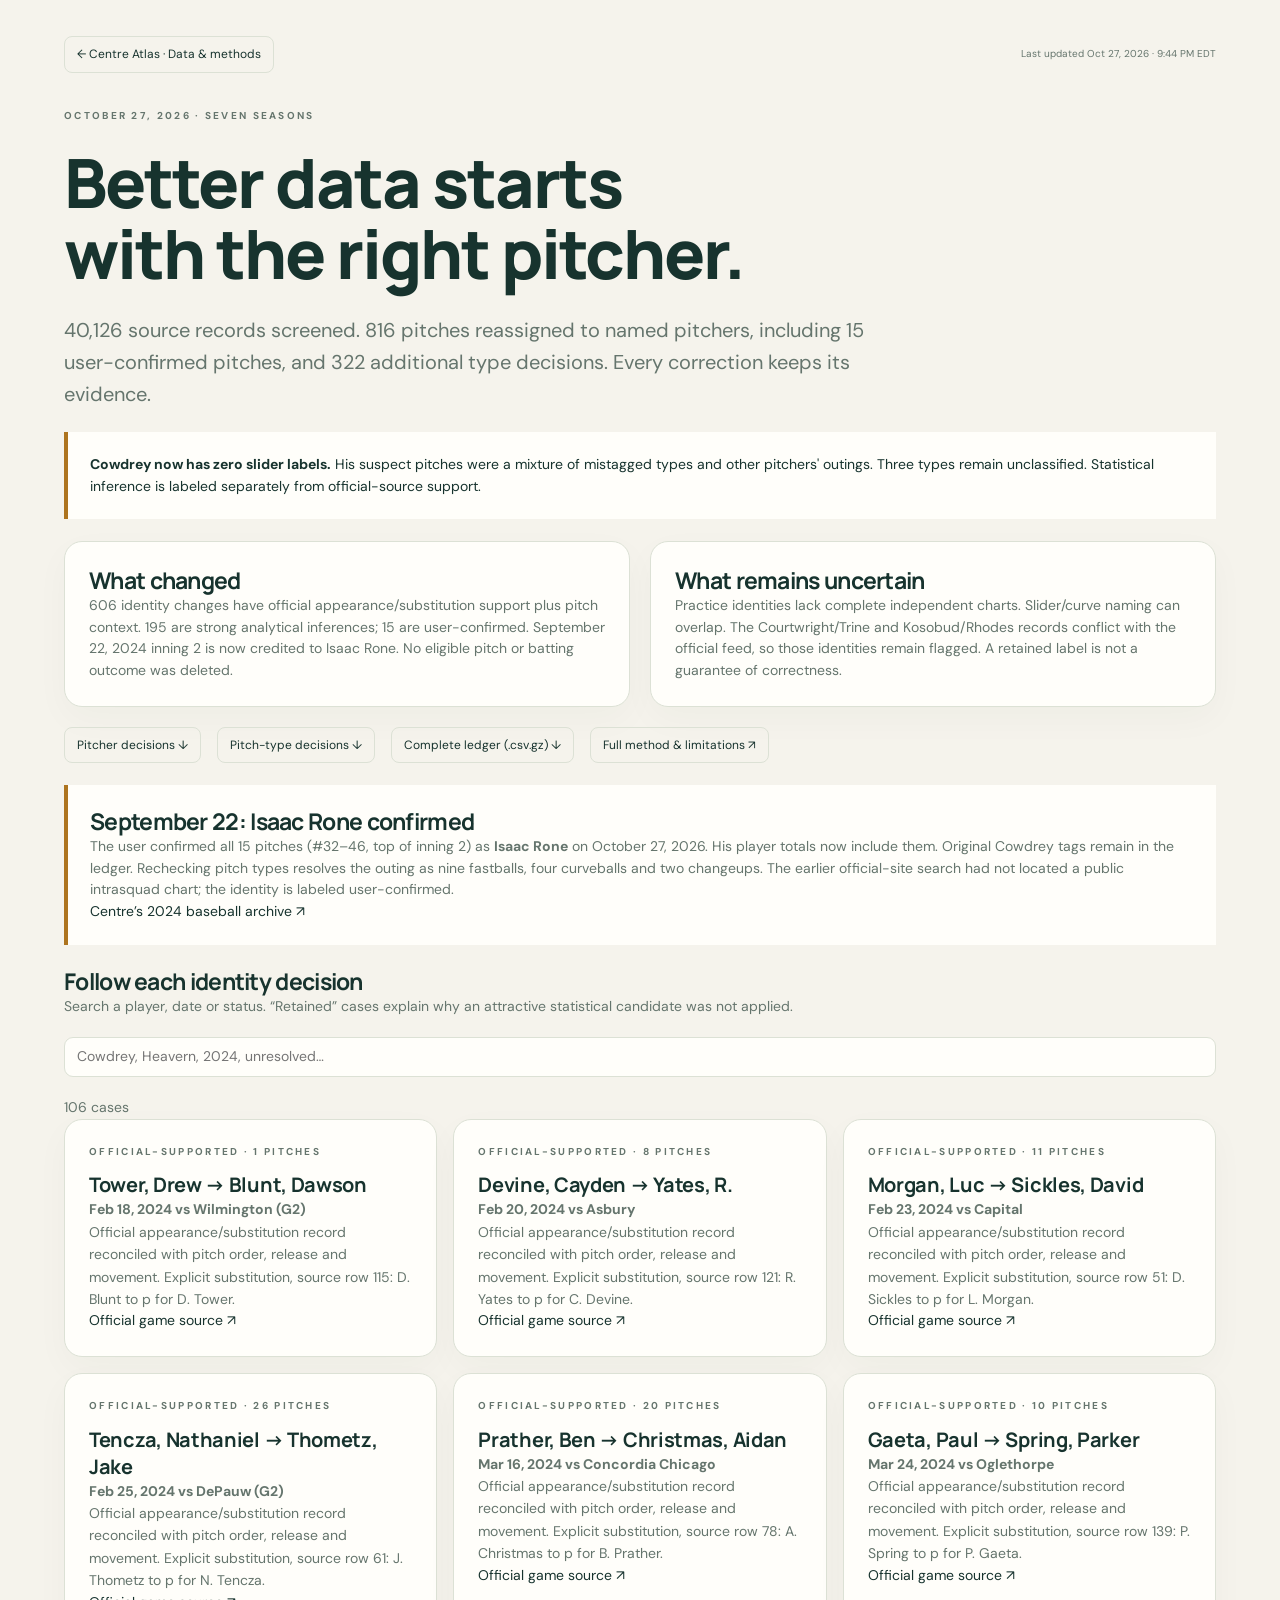
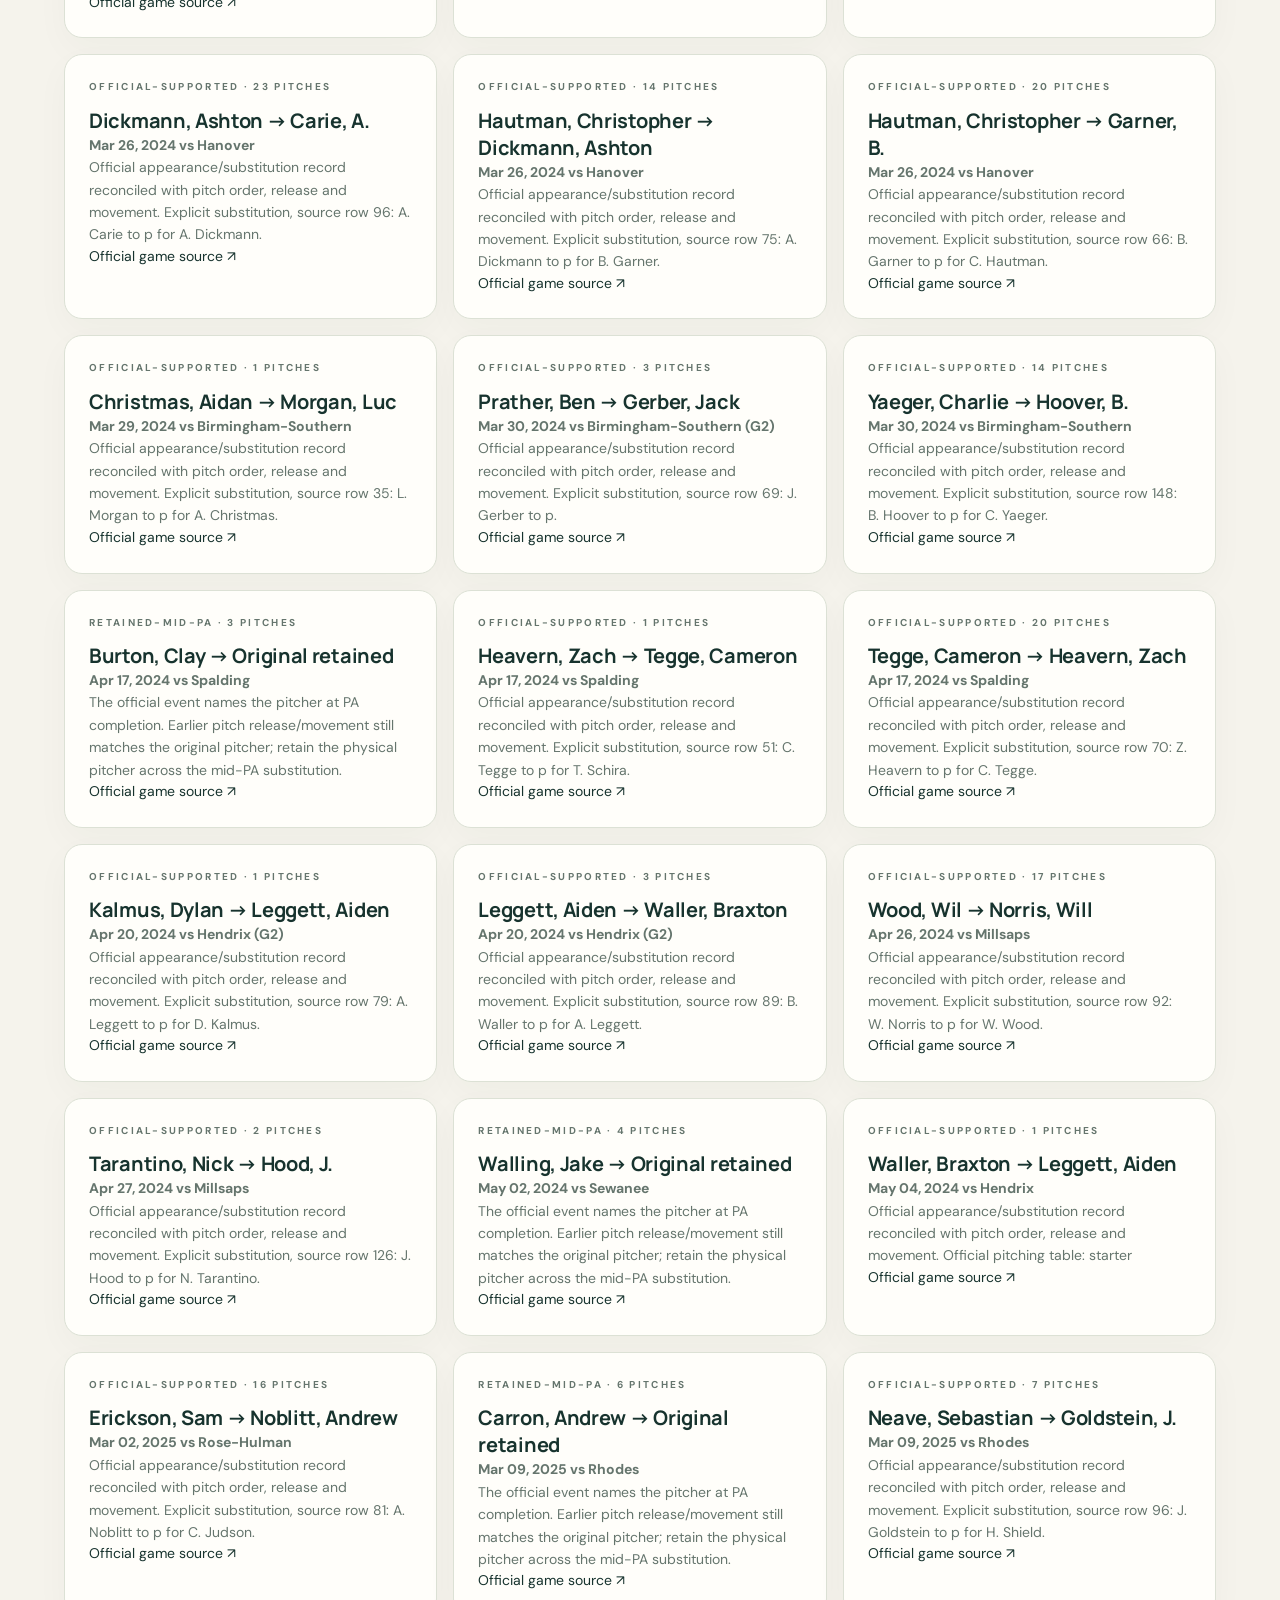
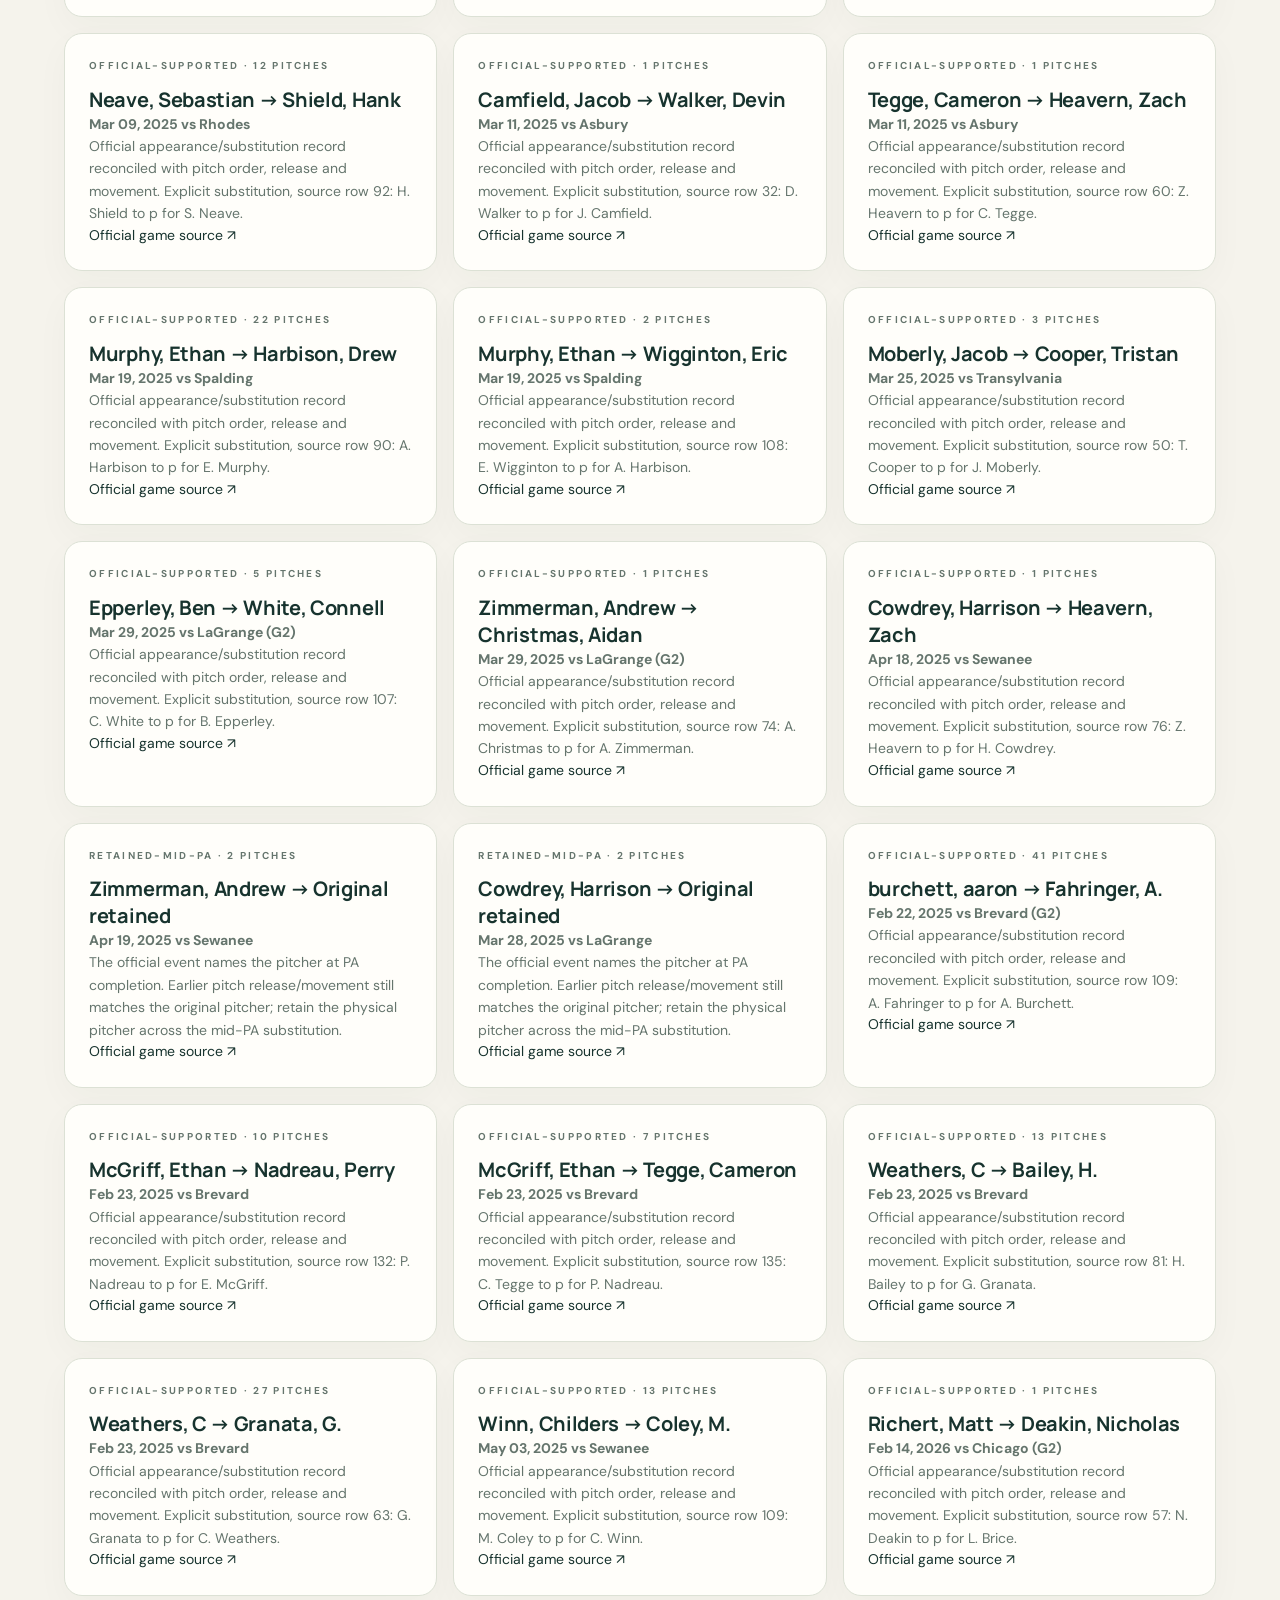
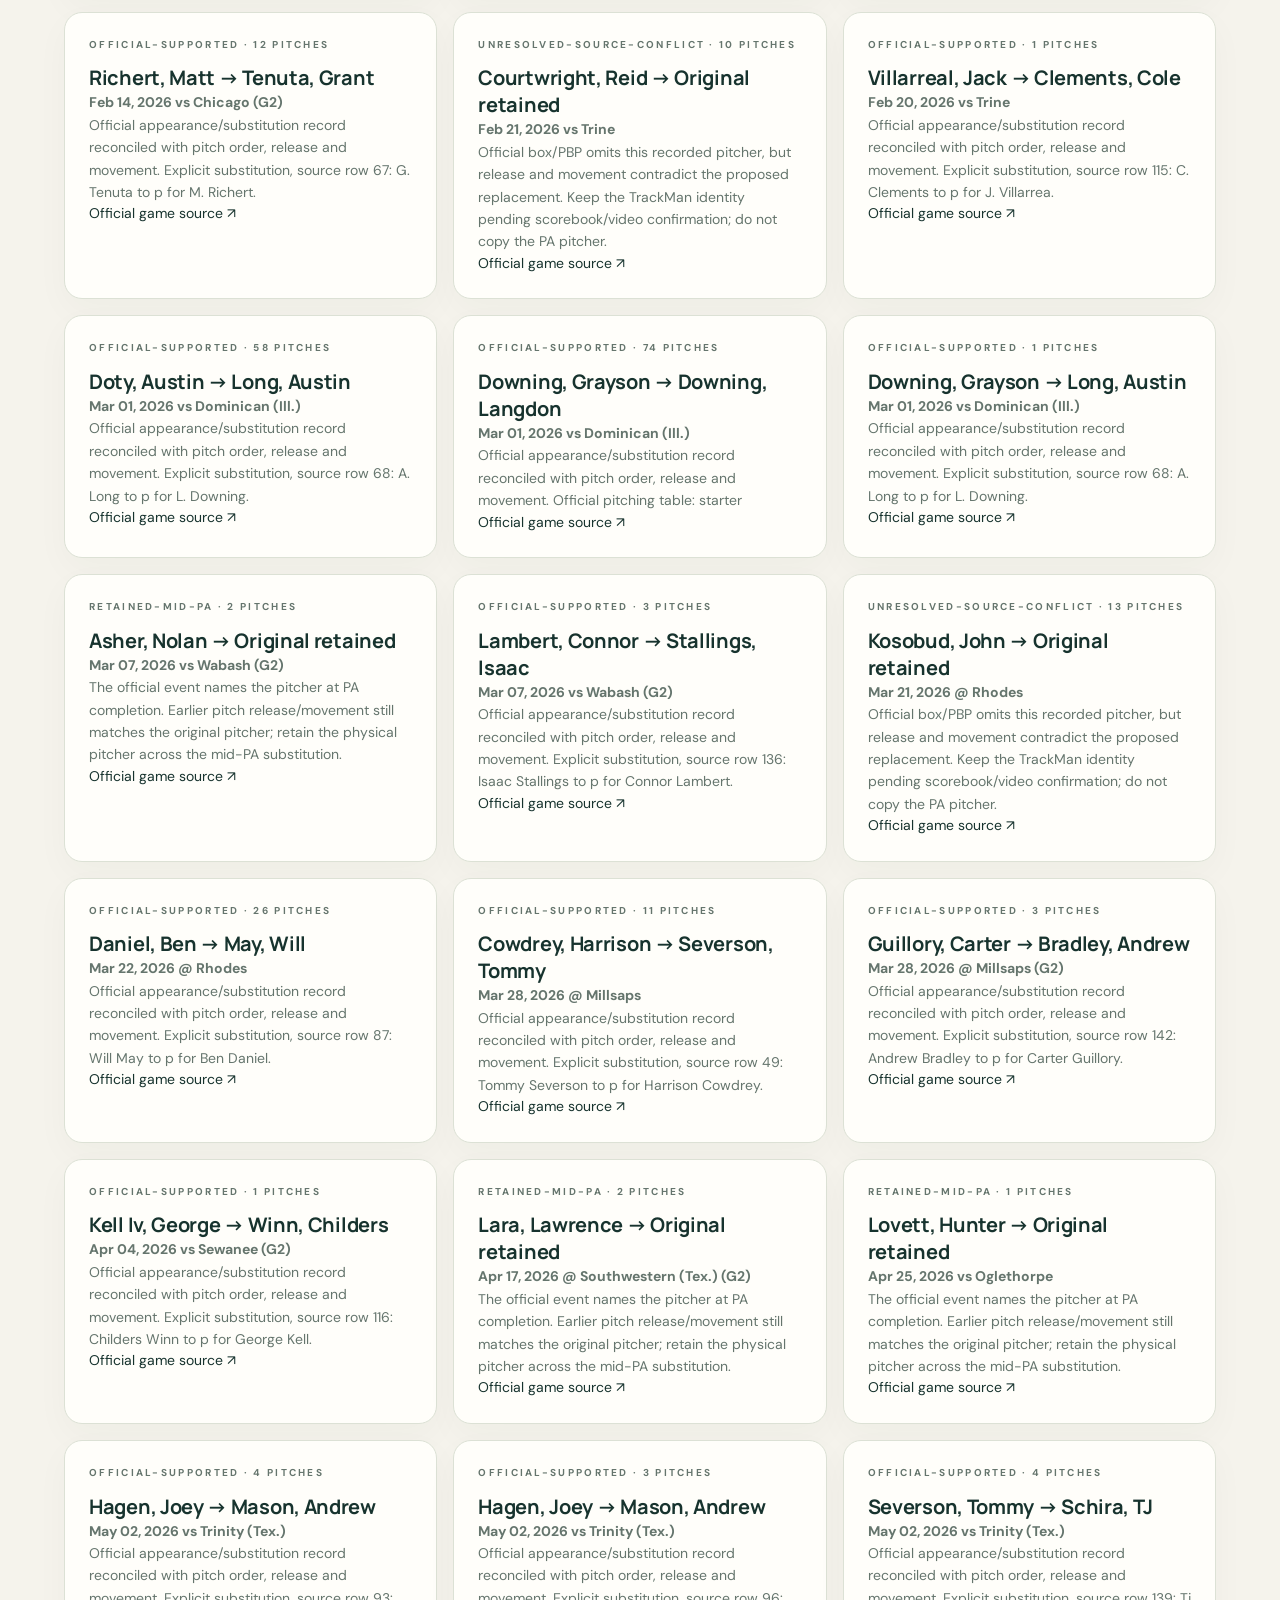
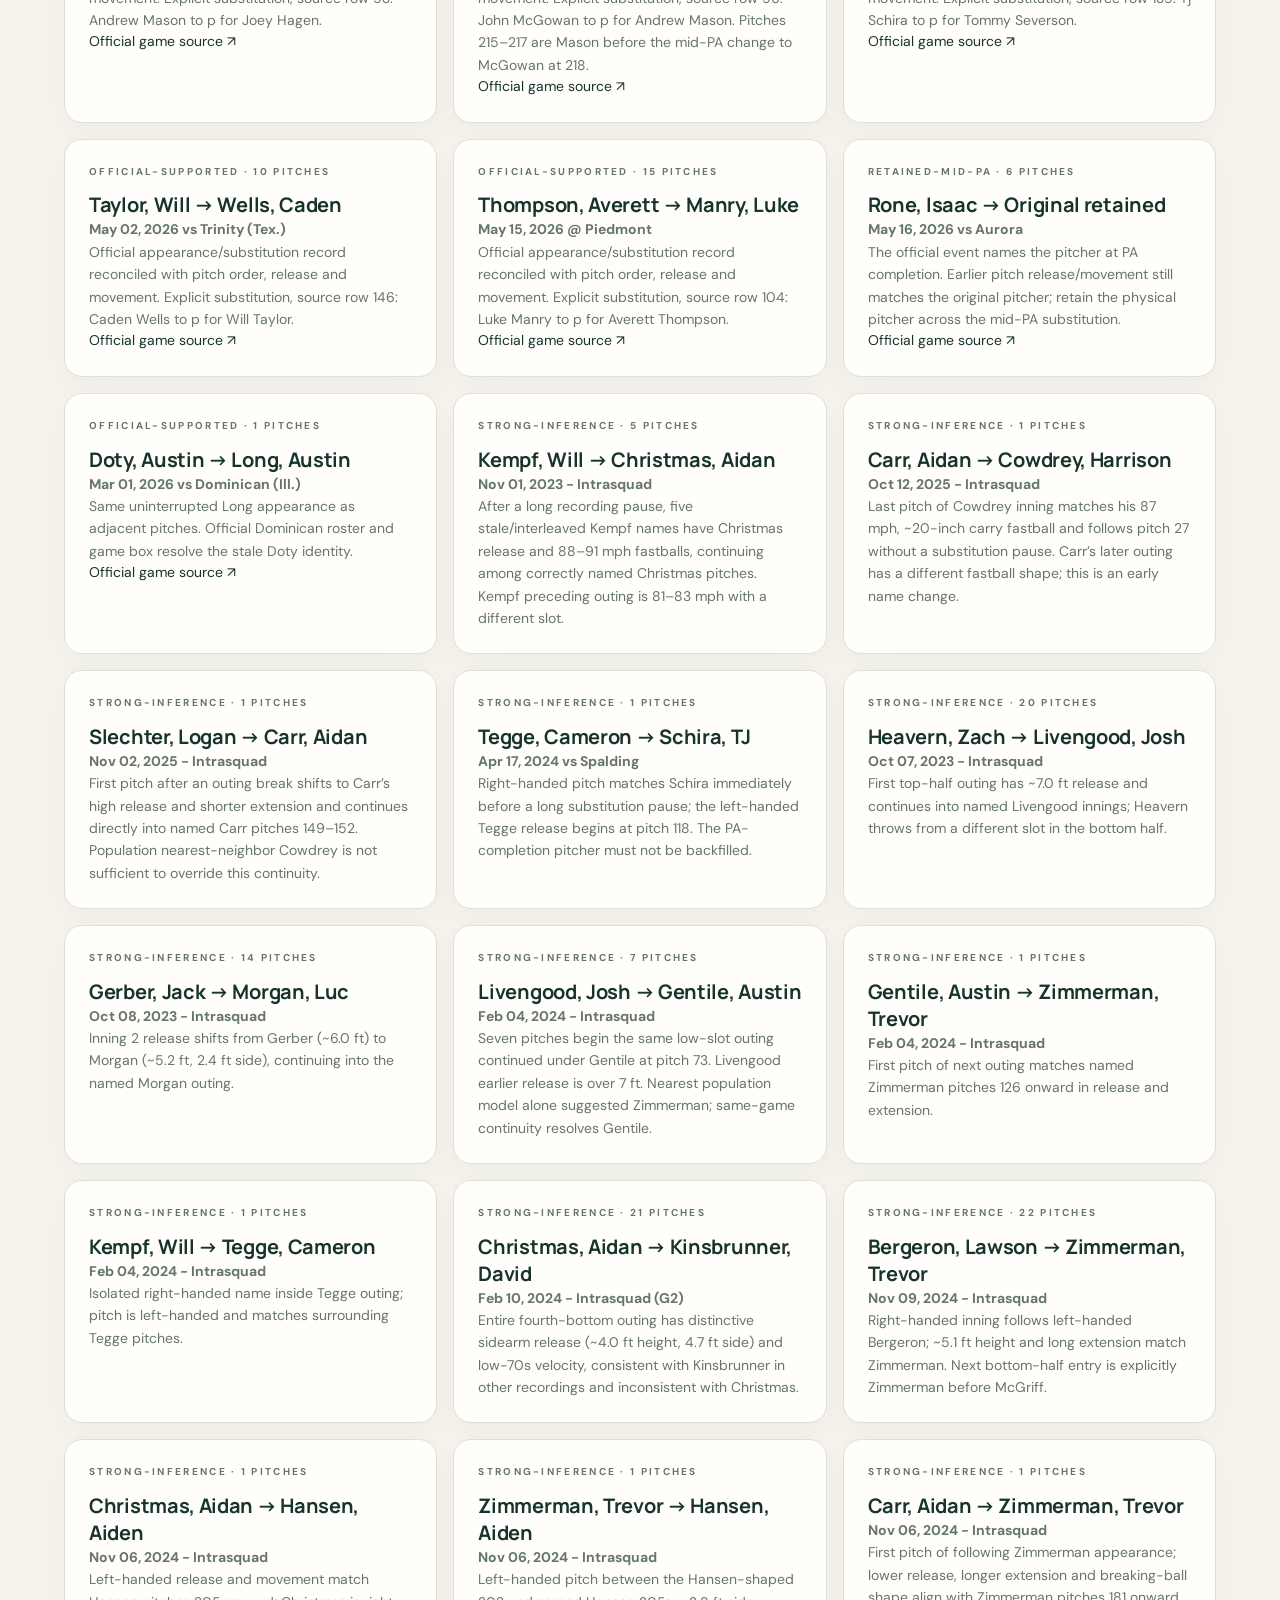
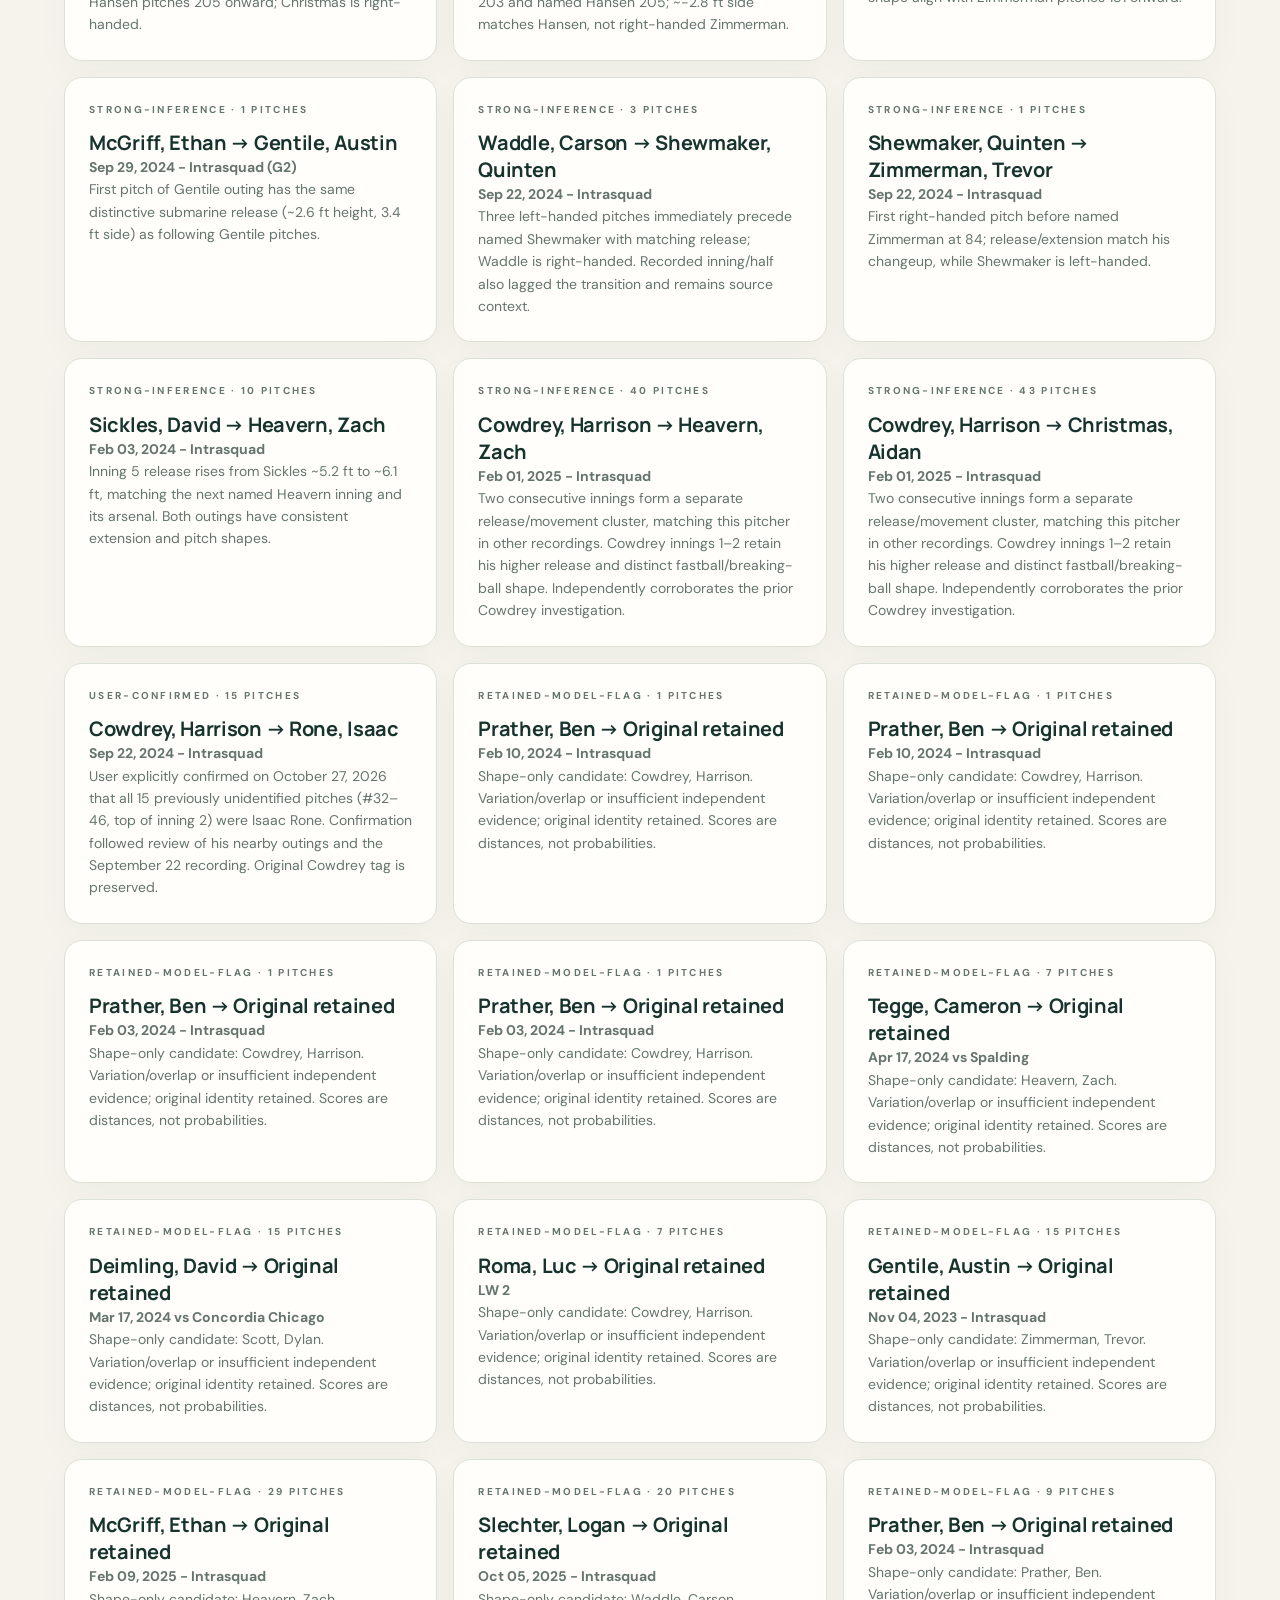
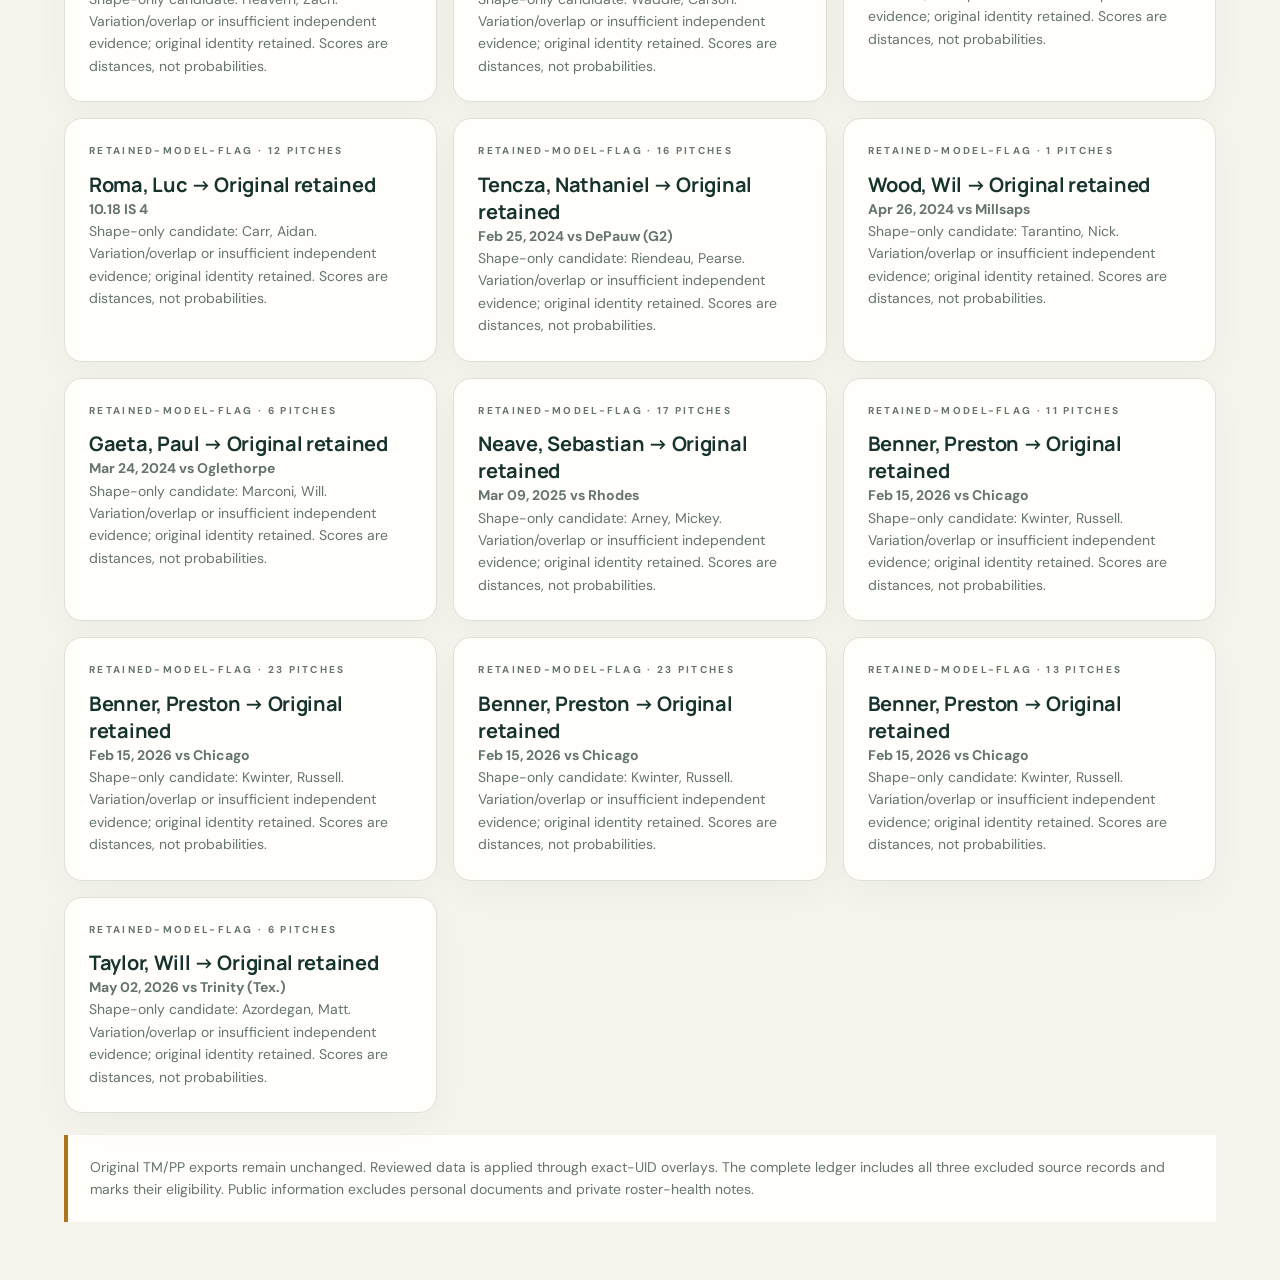
<file: site/review/audit-report.html>
<!doctype html><html lang="en"><head><meta charset="utf-8"><meta name="viewport" content="width=device-width,initial-scale=1"><title>Pitch audit · Centre Atlas</title><link rel="icon" href="../favicon.svg"><script>try{document.documentElement.dataset.theme=localStorage.getItem('atlas-theme')||'light'}catch{}</script><link rel="stylesheet" href="../style.css?v=1.2.1"><style>main{max-width:1200px;margin:auto;padding:36px 24px}h1{font-size:clamp(36px,6vw,68px);line-height:1.05;margin:24px 0}.case-grid{display:grid;grid-template-columns:repeat(auto-fit,minmax(min(100%,330px),1fr));gap:16px}.case h3{font-size:20px;overflow-wrap:anywhere}.case p{line-height:1.6}.case[hidden]{display:none}.audit-search{width:100%;padding:16px;margin:20px 0}.links{display:flex;gap:16px;flex-wrap:wrap;margin:20px 0}.report-lead{font-size:20px;max-width:850px;line-height:1.6}.report-note{padding:22px;margin:22px 0;border-left:4px solid var(--gold);background:var(--surface)}.report-table{overflow:auto;margin:22px 0}.report-nav{display:flex;align-items:center;justify-content:space-between;gap:14px;flex-wrap:wrap}</style></head><body><main><div class="report-nav"><a class="button-link" href="../#data">← Centre Atlas · Data & methods</a><time id="report-updated" class="site-updated"></time></div><div class="eyebrow" style="margin-top:35px">OCTOBER 27, 2026 · SEVEN SEASONS</div><h1>Better data starts<br>with the right pitcher.</h1><p class="report-lead">40,126 source records screened. 816 pitches reassigned to named pitchers, including 15 user-confirmed pitches, and 322 additional type decisions. Every correction keeps its evidence.</p><div class="report-note"><strong>Cowdrey now has zero slider labels.</strong> His suspect pitches were a mixture of mistagged types and other pitchers' outings. Three types remain unclassified. Statistical inference is labeled separately from official-source support.</div><div class="grid2"><section class="card"><h2>What changed</h2><p>606 identity changes have official appearance/substitution support plus pitch context. 195 are strong analytical inferences; 15 are user-confirmed. September 22, 2024 inning 2 is now credited to Isaac Rone. No eligible pitch or batting outcome was deleted.</p></section><section class="card"><h2>What remains uncertain</h2><p>Practice identities lack complete independent charts. Slider/curve naming can overlap. The Courtwright/Trine and Kosobud/Rhodes records conflict with the official feed, so those identities remain flagged. A retained label is not a guarantee of correctness.</p></section></div><div class="links"><a class="button-link" href="pitcher-decisions.csv" download>Pitcher decisions ↓</a><a class="button-link" href="pitch-type-decisions.csv" download>Pitch-type decisions ↓</a><a class="button-link" href="all-pitch-decisions.csv.gz" download>Complete ledger (.csv.gz) ↓</a><a class="button-link" href="https://github.com/AustinsAnalytics/centre-baseball-atlas/blob/main/docs/PITCH_AUDIT.md">Full method & limitations ↗</a></div><section class="report-note"><h2>September 22: Isaac Rone confirmed</h2><p>The user confirmed all 15 pitches (#32–46, top of inning 2) as <strong>Isaac Rone</strong> on October 27, 2026. His player totals now include them. Original Cowdrey tags remain in the ledger. Rechecking pitch types resolves the outing as nine fastballs, four curveballs and two changeups. The earlier official-site search had not located a public intrasquad chart; the identity is labeled user-confirmed.</p><a href="https://centrecolonels.com/sports/baseball/archives?season=2024&amp;path=baseball">Centre’s 2024 baseball archive ↗</a></section><h2>Follow each identity decision</h2><p>Search a player, date or status. “Retained” cases explain why an attractive statistical candidate was not applied.</p><input class="audit-search" id="case-search" type="search" placeholder="Cowdrey, Heavern, 2024, unresolved…" aria-label="Search identity decisions"><p id="case-count" aria-live="polite">106 cases</p><div class="case-grid"><article class="card case" data-search="feb 18, 2024 vs wilmington (g2) tower, drew blunt, dawson official-supported"><div class="eyebrow">official-supported · 1 pitches</div><h3>Tower, Drew → Blunt, Dawson</h3><p><strong>Feb 18, 2024 vs Wilmington (G2)</strong></p><p>Official appearance/substitution record reconciled with pitch order, release and movement. Explicit substitution, source row 115: D. Blunt to p for D. Tower.</p><a href="https://centrecolonels.com/sports/baseball/stats/2024/wilmington/boxscore/5937" target="_blank" rel="noopener">Official game source ↗</a></article><article class="card case" data-search="feb 20, 2024 vs asbury devine, cayden yates, r. official-supported"><div class="eyebrow">official-supported · 8 pitches</div><h3>Devine, Cayden → Yates, R.</h3><p><strong>Feb 20, 2024 vs Asbury</strong></p><p>Official appearance/substitution record reconciled with pitch order, release and movement. Explicit substitution, source row 121: R. Yates to p for C. Devine.</p><a href="https://centrecolonels.com/sports/baseball/stats/2024/asbury/boxscore/5938" target="_blank" rel="noopener">Official game source ↗</a></article><article class="card case" data-search="feb 23, 2024 vs capital morgan, luc sickles, david official-supported"><div class="eyebrow">official-supported · 11 pitches</div><h3>Morgan, Luc → Sickles, David</h3><p><strong>Feb 23, 2024 vs Capital</strong></p><p>Official appearance/substitution record reconciled with pitch order, release and movement. Explicit substitution, source row 51: D. Sickles to p for L. Morgan.</p><a href="https://centrecolonels.com/sports/baseball/stats/2024/capita/boxscore/5939" target="_blank" rel="noopener">Official game source ↗</a></article><article class="card case" data-search="feb 25, 2024 vs depauw (g2) tencza, nathaniel thometz, jake official-supported"><div class="eyebrow">official-supported · 26 pitches</div><h3>Tencza, Nathaniel → Thometz, Jake</h3><p><strong>Feb 25, 2024 vs DePauw (G2)</strong></p><p>Official appearance/substitution record reconciled with pitch order, release and movement. Explicit substitution, source row 61: J. Thometz to p for N. Tencza.</p><a href="https://centrecolonels.com/sports/baseball/stats/2024/depauw/boxscore/5942" target="_blank" rel="noopener">Official game source ↗</a></article><article class="card case" data-search="mar 16, 2024 vs concordia chicago prather, ben christmas, aidan official-supported"><div class="eyebrow">official-supported · 20 pitches</div><h3>Prather, Ben → Christmas, Aidan</h3><p><strong>Mar 16, 2024 vs Concordia Chicago</strong></p><p>Official appearance/substitution record reconciled with pitch order, release and movement. Explicit substitution, source row 78: A. Christmas to p for B. Prather.</p><a href="https://centrecolonels.com/sports/baseball/stats/2024/concordia-chicago/boxscore/5953" target="_blank" rel="noopener">Official game source ↗</a></article><article class="card case" data-search="mar 24, 2024 vs oglethorpe gaeta, paul spring, parker official-supported"><div class="eyebrow">official-supported · 10 pitches</div><h3>Gaeta, Paul → Spring, Parker</h3><p><strong>Mar 24, 2024 vs Oglethorpe</strong></p><p>Official appearance/substitution record reconciled with pitch order, release and movement. Explicit substitution, source row 139: P. Spring to p for P. Gaeta.</p><a href="https://centrecolonels.com/sports/baseball/stats/2024/oglethorpe/boxscore/5958" target="_blank" rel="noopener">Official game source ↗</a></article><article class="card case" data-search="mar 26, 2024 vs hanover dickmann, ashton carie, a. official-supported"><div class="eyebrow">official-supported · 23 pitches</div><h3>Dickmann, Ashton → Carie, A.</h3><p><strong>Mar 26, 2024 vs Hanover</strong></p><p>Official appearance/substitution record reconciled with pitch order, release and movement. Explicit substitution, source row 96: A. Carie to p for A. Dickmann.</p><a href="https://centrecolonels.com/sports/baseball/stats/2024/hanover/boxscore/5959" target="_blank" rel="noopener">Official game source ↗</a></article><article class="card case" data-search="mar 26, 2024 vs hanover hautman, christopher dickmann, ashton official-supported"><div class="eyebrow">official-supported · 14 pitches</div><h3>Hautman, Christopher → Dickmann, Ashton</h3><p><strong>Mar 26, 2024 vs Hanover</strong></p><p>Official appearance/substitution record reconciled with pitch order, release and movement. Explicit substitution, source row 75: A. Dickmann to p for B. Garner.</p><a href="https://centrecolonels.com/sports/baseball/stats/2024/hanover/boxscore/5959" target="_blank" rel="noopener">Official game source ↗</a></article><article class="card case" data-search="mar 26, 2024 vs hanover hautman, christopher garner, b. official-supported"><div class="eyebrow">official-supported · 20 pitches</div><h3>Hautman, Christopher → Garner, B.</h3><p><strong>Mar 26, 2024 vs Hanover</strong></p><p>Official appearance/substitution record reconciled with pitch order, release and movement. Explicit substitution, source row 66: B. Garner to p for C. Hautman.</p><a href="https://centrecolonels.com/sports/baseball/stats/2024/hanover/boxscore/5959" target="_blank" rel="noopener">Official game source ↗</a></article><article class="card case" data-search="mar 29, 2024 vs birmingham-southern christmas, aidan morgan, luc official-supported"><div class="eyebrow">official-supported · 1 pitches</div><h3>Christmas, Aidan → Morgan, Luc</h3><p><strong>Mar 29, 2024 vs Birmingham-Southern</strong></p><p>Official appearance/substitution record reconciled with pitch order, release and movement. Explicit substitution, source row 35: L. Morgan to p for A. Christmas.</p><a href="https://centrecolonels.com/sports/baseball/stats/2024/birmingham-southern/boxscore/5960" target="_blank" rel="noopener">Official game source ↗</a></article><article class="card case" data-search="mar 30, 2024 vs birmingham-southern (g2) prather, ben gerber, jack official-supported"><div class="eyebrow">official-supported · 3 pitches</div><h3>Prather, Ben → Gerber, Jack</h3><p><strong>Mar 30, 2024 vs Birmingham-Southern (G2)</strong></p><p>Official appearance/substitution record reconciled with pitch order, release and movement. Explicit substitution, source row 69: J. Gerber to p.</p><a href="https://centrecolonels.com/sports/baseball/stats/2024/birmingham-southern/boxscore/5961" target="_blank" rel="noopener">Official game source ↗</a></article><article class="card case" data-search="mar 30, 2024 vs birmingham-southern yaeger, charlie hoover, b. official-supported"><div class="eyebrow">official-supported · 14 pitches</div><h3>Yaeger, Charlie → Hoover, B.</h3><p><strong>Mar 30, 2024 vs Birmingham-Southern</strong></p><p>Official appearance/substitution record reconciled with pitch order, release and movement. Explicit substitution, source row 148: B. Hoover to p for C. Yaeger.</p><a href="https://centrecolonels.com/sports/baseball/stats/2024/birmingham-southern/boxscore/5962" target="_blank" rel="noopener">Official game source ↗</a></article><article class="card case" data-search="apr 17, 2024 vs spalding burton, clay original retained retained-mid-pa"><div class="eyebrow">retained-mid-PA · 3 pitches</div><h3>Burton, Clay → Original retained</h3><p><strong>Apr 17, 2024 vs Spalding</strong></p><p>The official event names the pitcher at PA completion. Earlier pitch release/movement still matches the original pitcher; retain the physical pitcher across the mid-PA substitution.</p><a href="https://centrecolonels.com/sports/baseball/stats/2024/spalding/boxscore/5971" target="_blank" rel="noopener">Official game source ↗</a></article><article class="card case" data-search="apr 17, 2024 vs spalding heavern, zach tegge, cameron official-supported"><div class="eyebrow">official-supported · 1 pitches</div><h3>Heavern, Zach → Tegge, Cameron</h3><p><strong>Apr 17, 2024 vs Spalding</strong></p><p>Official appearance/substitution record reconciled with pitch order, release and movement. Explicit substitution, source row 51: C. Tegge to p for T. Schira.</p><a href="https://centrecolonels.com/sports/baseball/stats/2024/spalding/boxscore/5971" target="_blank" rel="noopener">Official game source ↗</a></article><article class="card case" data-search="apr 17, 2024 vs spalding tegge, cameron heavern, zach official-supported"><div class="eyebrow">official-supported · 20 pitches</div><h3>Tegge, Cameron → Heavern, Zach</h3><p><strong>Apr 17, 2024 vs Spalding</strong></p><p>Official appearance/substitution record reconciled with pitch order, release and movement. Explicit substitution, source row 70: Z. Heavern to p for C. Tegge.</p><a href="https://centrecolonels.com/sports/baseball/stats/2024/spalding/boxscore/5971" target="_blank" rel="noopener">Official game source ↗</a></article><article class="card case" data-search="apr 20, 2024 vs hendrix (g2) kalmus, dylan leggett, aiden official-supported"><div class="eyebrow">official-supported · 1 pitches</div><h3>Kalmus, Dylan → Leggett, Aiden</h3><p><strong>Apr 20, 2024 vs Hendrix (G2)</strong></p><p>Official appearance/substitution record reconciled with pitch order, release and movement. Explicit substitution, source row 79: A. Leggett to p for D. Kalmus.</p><a href="https://centrecolonels.com/sports/baseball/stats/2024/hendrix/boxscore/5974" target="_blank" rel="noopener">Official game source ↗</a></article><article class="card case" data-search="apr 20, 2024 vs hendrix (g2) leggett, aiden waller, braxton official-supported"><div class="eyebrow">official-supported · 3 pitches</div><h3>Leggett, Aiden → Waller, Braxton</h3><p><strong>Apr 20, 2024 vs Hendrix (G2)</strong></p><p>Official appearance/substitution record reconciled with pitch order, release and movement. Explicit substitution, source row 89: B. Waller to p for A. Leggett.</p><a href="https://centrecolonels.com/sports/baseball/stats/2024/hendrix/boxscore/5974" target="_blank" rel="noopener">Official game source ↗</a></article><article class="card case" data-search="apr 26, 2024 vs millsaps wood, wil norris, will official-supported"><div class="eyebrow">official-supported · 17 pitches</div><h3>Wood, Wil → Norris, Will</h3><p><strong>Apr 26, 2024 vs Millsaps</strong></p><p>Official appearance/substitution record reconciled with pitch order, release and movement. Explicit substitution, source row 92: W. Norris to p for W. Wood.</p><a href="https://centrecolonels.com/sports/baseball/stats/2024/millsaps/boxscore/5975" target="_blank" rel="noopener">Official game source ↗</a></article><article class="card case" data-search="apr 27, 2024 vs millsaps tarantino, nick hood, j. official-supported"><div class="eyebrow">official-supported · 2 pitches</div><h3>Tarantino, Nick → Hood, J.</h3><p><strong>Apr 27, 2024 vs Millsaps</strong></p><p>Official appearance/substitution record reconciled with pitch order, release and movement. Explicit substitution, source row 126: J. Hood to p for N. Tarantino.</p><a href="https://centrecolonels.com/sports/baseball/stats/2024/millsaps/boxscore/6470" target="_blank" rel="noopener">Official game source ↗</a></article><article class="card case" data-search="may 02, 2024 vs sewanee walling, jake original retained retained-mid-pa"><div class="eyebrow">retained-mid-PA · 4 pitches</div><h3>Walling, Jake → Original retained</h3><p><strong>May 02, 2024 vs Sewanee</strong></p><p>The official event names the pitcher at PA completion. Earlier pitch release/movement still matches the original pitcher; retain the physical pitcher across the mid-PA substitution.</p><a href="https://centrecolonels.com/sports/baseball/stats/2024/sewanee/boxscore/6484" target="_blank" rel="noopener">Official game source ↗</a></article><article class="card case" data-search="may 04, 2024 vs hendrix waller, braxton leggett, aiden official-supported"><div class="eyebrow">official-supported · 1 pitches</div><h3>Waller, Braxton → Leggett, Aiden</h3><p><strong>May 04, 2024 vs Hendrix</strong></p><p>Official appearance/substitution record reconciled with pitch order, release and movement. Official pitching table: starter</p><a href="https://centrecolonels.com/sports/baseball/stats/2024/hendrix/boxscore/6489" target="_blank" rel="noopener">Official game source ↗</a></article><article class="card case" data-search="mar 02, 2025 vs rose-hulman erickson, sam noblitt, andrew official-supported"><div class="eyebrow">official-supported · 16 pitches</div><h3>Erickson, Sam → Noblitt, Andrew</h3><p><strong>Mar 02, 2025 vs Rose-Hulman</strong></p><p>Official appearance/substitution record reconciled with pitch order, release and movement. Explicit substitution, source row 81: A. Noblitt to p for C. Judson.</p><a href="https://centrecolonels.com/sports/baseball/stats/2025/rose-hulman/boxscore/6871" target="_blank" rel="noopener">Official game source ↗</a></article><article class="card case" data-search="mar 09, 2025 vs rhodes carron, andrew original retained retained-mid-pa"><div class="eyebrow">retained-mid-PA · 6 pitches</div><h3>Carron, Andrew → Original retained</h3><p><strong>Mar 09, 2025 vs Rhodes</strong></p><p>The official event names the pitcher at PA completion. Earlier pitch release/movement still matches the original pitcher; retain the physical pitcher across the mid-PA substitution.</p><a href="https://centrecolonels.com/sports/baseball/stats/2025/rhodes/boxscore/6874" target="_blank" rel="noopener">Official game source ↗</a></article><article class="card case" data-search="mar 09, 2025 vs rhodes neave, sebastian goldstein, j. official-supported"><div class="eyebrow">official-supported · 7 pitches</div><h3>Neave, Sebastian → Goldstein, J.</h3><p><strong>Mar 09, 2025 vs Rhodes</strong></p><p>Official appearance/substitution record reconciled with pitch order, release and movement. Explicit substitution, source row 96: J. Goldstein to p for H. Shield.</p><a href="https://centrecolonels.com/sports/baseball/stats/2025/rhodes/boxscore/6874" target="_blank" rel="noopener">Official game source ↗</a></article><article class="card case" data-search="mar 09, 2025 vs rhodes neave, sebastian shield, hank official-supported"><div class="eyebrow">official-supported · 12 pitches</div><h3>Neave, Sebastian → Shield, Hank</h3><p><strong>Mar 09, 2025 vs Rhodes</strong></p><p>Official appearance/substitution record reconciled with pitch order, release and movement. Explicit substitution, source row 92: H. Shield to p for S. Neave.</p><a href="https://centrecolonels.com/sports/baseball/stats/2025/rhodes/boxscore/6874" target="_blank" rel="noopener">Official game source ↗</a></article><article class="card case" data-search="mar 11, 2025 vs asbury camfield, jacob walker, devin official-supported"><div class="eyebrow">official-supported · 1 pitches</div><h3>Camfield, Jacob → Walker, Devin</h3><p><strong>Mar 11, 2025 vs Asbury</strong></p><p>Official appearance/substitution record reconciled with pitch order, release and movement. Explicit substitution, source row 32: D. Walker to p for J. Camfield.</p><a href="https://centrecolonels.com/sports/baseball/stats/2025/asbury/boxscore/6875" target="_blank" rel="noopener">Official game source ↗</a></article><article class="card case" data-search="mar 11, 2025 vs asbury tegge, cameron heavern, zach official-supported"><div class="eyebrow">official-supported · 1 pitches</div><h3>Tegge, Cameron → Heavern, Zach</h3><p><strong>Mar 11, 2025 vs Asbury</strong></p><p>Official appearance/substitution record reconciled with pitch order, release and movement. Explicit substitution, source row 60: Z. Heavern to p for C. Tegge.</p><a href="https://centrecolonels.com/sports/baseball/stats/2025/asbury/boxscore/6875" target="_blank" rel="noopener">Official game source ↗</a></article><article class="card case" data-search="mar 19, 2025 vs spalding murphy, ethan harbison, drew official-supported"><div class="eyebrow">official-supported · 22 pitches</div><h3>Murphy, Ethan → Harbison, Drew</h3><p><strong>Mar 19, 2025 vs Spalding</strong></p><p>Official appearance/substitution record reconciled with pitch order, release and movement. Explicit substitution, source row 90: A. Harbison to p for E. Murphy.</p><a href="https://centrecolonels.com/sports/baseball/stats/2025/spalding/boxscore/6879" target="_blank" rel="noopener">Official game source ↗</a></article><article class="card case" data-search="mar 19, 2025 vs spalding murphy, ethan wigginton, eric official-supported"><div class="eyebrow">official-supported · 2 pitches</div><h3>Murphy, Ethan → Wigginton, Eric</h3><p><strong>Mar 19, 2025 vs Spalding</strong></p><p>Official appearance/substitution record reconciled with pitch order, release and movement. Explicit substitution, source row 108: E. Wigginton to p for A. Harbison.</p><a href="https://centrecolonels.com/sports/baseball/stats/2025/spalding/boxscore/6879" target="_blank" rel="noopener">Official game source ↗</a></article><article class="card case" data-search="mar 25, 2025 vs transylvania moberly, jacob cooper, tristan official-supported"><div class="eyebrow">official-supported · 3 pitches</div><h3>Moberly, Jacob → Cooper, Tristan</h3><p><strong>Mar 25, 2025 vs Transylvania</strong></p><p>Official appearance/substitution record reconciled with pitch order, release and movement. Explicit substitution, source row 50: T. Cooper to p for J. Moberly.</p><a href="https://centrecolonels.com/sports/baseball/stats/2025/transylvania/boxscore/6883" target="_blank" rel="noopener">Official game source ↗</a></article><article class="card case" data-search="mar 29, 2025 vs lagrange (g2) epperley, ben white, connell official-supported"><div class="eyebrow">official-supported · 5 pitches</div><h3>Epperley, Ben → White, Connell</h3><p><strong>Mar 29, 2025 vs LaGrange (G2)</strong></p><p>Official appearance/substitution record reconciled with pitch order, release and movement. Explicit substitution, source row 107: C. White to p for B. Epperley.</p><a href="https://centrecolonels.com/sports/baseball/stats/2025/lagrange/boxscore/6885" target="_blank" rel="noopener">Official game source ↗</a></article><article class="card case" data-search="mar 29, 2025 vs lagrange (g2) zimmerman, andrew christmas, aidan official-supported"><div class="eyebrow">official-supported · 1 pitches</div><h3>Zimmerman, Andrew → Christmas, Aidan</h3><p><strong>Mar 29, 2025 vs LaGrange (G2)</strong></p><p>Official appearance/substitution record reconciled with pitch order, release and movement. Explicit substitution, source row 74: A. Christmas to p for A. Zimmerman.</p><a href="https://centrecolonels.com/sports/baseball/stats/2025/lagrange/boxscore/6885" target="_blank" rel="noopener">Official game source ↗</a></article><article class="card case" data-search="apr 18, 2025 vs sewanee cowdrey, harrison heavern, zach official-supported"><div class="eyebrow">official-supported · 1 pitches</div><h3>Cowdrey, Harrison → Heavern, Zach</h3><p><strong>Apr 18, 2025 vs Sewanee</strong></p><p>Official appearance/substitution record reconciled with pitch order, release and movement. Explicit substitution, source row 76: Z. Heavern to p for H. Cowdrey.</p><a href="https://centrecolonels.com/sports/baseball/stats/2025/sewanee/boxscore/6890" target="_blank" rel="noopener">Official game source ↗</a></article><article class="card case" data-search="apr 19, 2025 vs sewanee zimmerman, andrew original retained retained-mid-pa"><div class="eyebrow">retained-mid-PA · 2 pitches</div><h3>Zimmerman, Andrew → Original retained</h3><p><strong>Apr 19, 2025 vs Sewanee</strong></p><p>The official event names the pitcher at PA completion. Earlier pitch release/movement still matches the original pitcher; retain the physical pitcher across the mid-PA substitution.</p><a href="https://centrecolonels.com/sports/baseball/stats/2025/sewanee/boxscore/6891" target="_blank" rel="noopener">Official game source ↗</a></article><article class="card case" data-search="mar 28, 2025 vs lagrange cowdrey, harrison original retained retained-mid-pa"><div class="eyebrow">retained-mid-PA · 2 pitches</div><h3>Cowdrey, Harrison → Original retained</h3><p><strong>Mar 28, 2025 vs LaGrange</strong></p><p>The official event names the pitcher at PA completion. Earlier pitch release/movement still matches the original pitcher; retain the physical pitcher across the mid-PA substitution.</p><a href="https://centrecolonels.com/sports/baseball/stats/2025/lagrange/boxscore/6954" target="_blank" rel="noopener">Official game source ↗</a></article><article class="card case" data-search="feb 22, 2025 vs brevard (g2) burchett, aaron fahringer, a. official-supported"><div class="eyebrow">official-supported · 41 pitches</div><h3>burchett, aaron → Fahringer, A.</h3><p><strong>Feb 22, 2025 vs Brevard (G2)</strong></p><p>Official appearance/substitution record reconciled with pitch order, release and movement. Explicit substitution, source row 109: A. Fahringer to p for A. Burchett.</p><a href="https://centrecolonels.com/sports/baseball/stats/2025/brevard/boxscore/6955" target="_blank" rel="noopener">Official game source ↗</a></article><article class="card case" data-search="feb 23, 2025 vs brevard mcgriff, ethan nadreau, perry official-supported"><div class="eyebrow">official-supported · 10 pitches</div><h3>McGriff, Ethan → Nadreau, Perry</h3><p><strong>Feb 23, 2025 vs Brevard</strong></p><p>Official appearance/substitution record reconciled with pitch order, release and movement. Explicit substitution, source row 132: P. Nadreau to p for E. McGriff.</p><a href="https://centrecolonels.com/sports/baseball/stats/2025/brevard/boxscore/6956" target="_blank" rel="noopener">Official game source ↗</a></article><article class="card case" data-search="feb 23, 2025 vs brevard mcgriff, ethan tegge, cameron official-supported"><div class="eyebrow">official-supported · 7 pitches</div><h3>McGriff, Ethan → Tegge, Cameron</h3><p><strong>Feb 23, 2025 vs Brevard</strong></p><p>Official appearance/substitution record reconciled with pitch order, release and movement. Explicit substitution, source row 135: C. Tegge to p for P. Nadreau.</p><a href="https://centrecolonels.com/sports/baseball/stats/2025/brevard/boxscore/6956" target="_blank" rel="noopener">Official game source ↗</a></article><article class="card case" data-search="feb 23, 2025 vs brevard weathers, c bailey, h. official-supported"><div class="eyebrow">official-supported · 13 pitches</div><h3>Weathers, C → Bailey, H.</h3><p><strong>Feb 23, 2025 vs Brevard</strong></p><p>Official appearance/substitution record reconciled with pitch order, release and movement. Explicit substitution, source row 81: H. Bailey to p for G. Granata.</p><a href="https://centrecolonels.com/sports/baseball/stats/2025/brevard/boxscore/6956" target="_blank" rel="noopener">Official game source ↗</a></article><article class="card case" data-search="feb 23, 2025 vs brevard weathers, c granata, g. official-supported"><div class="eyebrow">official-supported · 27 pitches</div><h3>Weathers, C → Granata, G.</h3><p><strong>Feb 23, 2025 vs Brevard</strong></p><p>Official appearance/substitution record reconciled with pitch order, release and movement. Explicit substitution, source row 63: G. Granata to p for C. Weathers.</p><a href="https://centrecolonels.com/sports/baseball/stats/2025/brevard/boxscore/6956" target="_blank" rel="noopener">Official game source ↗</a></article><article class="card case" data-search="may 03, 2025 vs sewanee winn, childers coley, m. official-supported"><div class="eyebrow">official-supported · 13 pitches</div><h3>Winn, Childers → Coley, M.</h3><p><strong>May 03, 2025 vs Sewanee</strong></p><p>Official appearance/substitution record reconciled with pitch order, release and movement. Explicit substitution, source row 109: M. Coley to p for C. Winn.</p><a href="https://centrecolonels.com/sports/baseball/stats/2025/sewanee/boxscore/6964" target="_blank" rel="noopener">Official game source ↗</a></article><article class="card case" data-search="feb 14, 2026 vs chicago (g2) richert, matt deakin, nicholas official-supported"><div class="eyebrow">official-supported · 1 pitches</div><h3>Richert, Matt → Deakin, Nicholas</h3><p><strong>Feb 14, 2026 vs Chicago (G2)</strong></p><p>Official appearance/substitution record reconciled with pitch order, release and movement. Explicit substitution, source row 57: N. Deakin to p for L. Brice.</p><a href="https://centrecolonels.com/sports/baseball/stats/2026/chicago/boxscore/7403" target="_blank" rel="noopener">Official game source ↗</a></article><article class="card case" data-search="feb 14, 2026 vs chicago (g2) richert, matt tenuta, grant official-supported"><div class="eyebrow">official-supported · 12 pitches</div><h3>Richert, Matt → Tenuta, Grant</h3><p><strong>Feb 14, 2026 vs Chicago (G2)</strong></p><p>Official appearance/substitution record reconciled with pitch order, release and movement. Explicit substitution, source row 67: G. Tenuta to p for M. Richert.</p><a href="https://centrecolonels.com/sports/baseball/stats/2026/chicago/boxscore/7403" target="_blank" rel="noopener">Official game source ↗</a></article><article class="card case" data-search="feb 21, 2026 vs trine courtwright, reid original retained unresolved-source-conflict"><div class="eyebrow">unresolved-source-conflict · 10 pitches</div><h3>Courtwright, Reid → Original retained</h3><p><strong>Feb 21, 2026 vs Trine</strong></p><p>Official box/PBP omits this recorded pitcher, but release and movement contradict the proposed replacement. Keep the TrackMan identity pending scorebook/video confirmation; do not copy the PA pitcher.</p><a href="https://centrecolonels.com/sports/baseball/stats/2026/trine/boxscore/7405" target="_blank" rel="noopener">Official game source ↗</a></article><article class="card case" data-search="feb 20, 2026 vs trine villarreal, jack clements, cole official-supported"><div class="eyebrow">official-supported · 1 pitches</div><h3>Villarreal, Jack → Clements, Cole</h3><p><strong>Feb 20, 2026 vs Trine</strong></p><p>Official appearance/substitution record reconciled with pitch order, release and movement. Explicit substitution, source row 115: C. Clements to p for J. Villarrea.</p><a href="https://centrecolonels.com/sports/baseball/stats/2026/trine/boxscore/7407" target="_blank" rel="noopener">Official game source ↗</a></article><article class="card case" data-search="mar 01, 2026 vs dominican (ill.) doty, austin long, austin official-supported"><div class="eyebrow">official-supported · 58 pitches</div><h3>Doty, Austin → Long, Austin</h3><p><strong>Mar 01, 2026 vs Dominican (Ill.)</strong></p><p>Official appearance/substitution record reconciled with pitch order, release and movement. Explicit substitution, source row 68: A. Long to p for L. Downing.</p><a href="https://centrecolonels.com/sports/baseball/stats/2026/dominican/boxscore/7413" target="_blank" rel="noopener">Official game source ↗</a></article><article class="card case" data-search="mar 01, 2026 vs dominican (ill.) downing, grayson downing, langdon official-supported"><div class="eyebrow">official-supported · 74 pitches</div><h3>Downing, Grayson → Downing, Langdon</h3><p><strong>Mar 01, 2026 vs Dominican (Ill.)</strong></p><p>Official appearance/substitution record reconciled with pitch order, release and movement. Official pitching table: starter</p><a href="https://centrecolonels.com/sports/baseball/stats/2026/dominican/boxscore/7413" target="_blank" rel="noopener">Official game source ↗</a></article><article class="card case" data-search="mar 01, 2026 vs dominican (ill.) downing, grayson long, austin official-supported"><div class="eyebrow">official-supported · 1 pitches</div><h3>Downing, Grayson → Long, Austin</h3><p><strong>Mar 01, 2026 vs Dominican (Ill.)</strong></p><p>Official appearance/substitution record reconciled with pitch order, release and movement. Explicit substitution, source row 68: A. Long to p for L. Downing.</p><a href="https://centrecolonels.com/sports/baseball/stats/2026/dominican/boxscore/7413" target="_blank" rel="noopener">Official game source ↗</a></article><article class="card case" data-search="mar 07, 2026 vs wabash (g2) asher, nolan original retained retained-mid-pa"><div class="eyebrow">retained-mid-PA · 2 pitches</div><h3>Asher, Nolan → Original retained</h3><p><strong>Mar 07, 2026 vs Wabash (G2)</strong></p><p>The official event names the pitcher at PA completion. Earlier pitch release/movement still matches the original pitcher; retain the physical pitcher across the mid-PA substitution.</p><a href="https://centrecolonels.com/sports/baseball/stats/2026/wabash/boxscore/7415" target="_blank" rel="noopener">Official game source ↗</a></article><article class="card case" data-search="mar 07, 2026 vs wabash (g2) lambert, connor stallings, isaac official-supported"><div class="eyebrow">official-supported · 3 pitches</div><h3>Lambert, Connor → Stallings, Isaac</h3><p><strong>Mar 07, 2026 vs Wabash (G2)</strong></p><p>Official appearance/substitution record reconciled with pitch order, release and movement. Explicit substitution, source row 136: Isaac Stallings to p for Connor Lambert.</p><a href="https://centrecolonels.com/sports/baseball/stats/2026/wabash/boxscore/7415" target="_blank" rel="noopener">Official game source ↗</a></article><article class="card case" data-search="mar 21, 2026 @ rhodes kosobud, john original retained unresolved-source-conflict"><div class="eyebrow">unresolved-source-conflict · 13 pitches</div><h3>Kosobud, John → Original retained</h3><p><strong>Mar 21, 2026 @ Rhodes</strong></p><p>Official box/PBP omits this recorded pitcher, but release and movement contradict the proposed replacement. Keep the TrackMan identity pending scorebook/video confirmation; do not copy the PA pitcher.</p><a href="https://centrecolonels.com/sports/baseball/stats/2026/rhodes/boxscore/7421" target="_blank" rel="noopener">Official game source ↗</a></article><article class="card case" data-search="mar 22, 2026 @ rhodes daniel, ben may, will official-supported"><div class="eyebrow">official-supported · 26 pitches</div><h3>Daniel, Ben → May, Will</h3><p><strong>Mar 22, 2026 @ Rhodes</strong></p><p>Official appearance/substitution record reconciled with pitch order, release and movement. Explicit substitution, source row 87: Will May to p for Ben Daniel.</p><a href="https://centrecolonels.com/sports/baseball/stats/2026/rhodes/boxscore/7423" target="_blank" rel="noopener">Official game source ↗</a></article><article class="card case" data-search="mar 28, 2026 @ millsaps cowdrey, harrison severson, tommy official-supported"><div class="eyebrow">official-supported · 11 pitches</div><h3>Cowdrey, Harrison → Severson, Tommy</h3><p><strong>Mar 28, 2026 @ Millsaps</strong></p><p>Official appearance/substitution record reconciled with pitch order, release and movement. Explicit substitution, source row 49: Tommy Severson to p for Harrison Cowdrey.</p><a href="https://centrecolonels.com/sports/baseball/stats/2026/millsaps/boxscore/7425" target="_blank" rel="noopener">Official game source ↗</a></article><article class="card case" data-search="mar 28, 2026 @ millsaps (g2) guillory, carter bradley, andrew official-supported"><div class="eyebrow">official-supported · 3 pitches</div><h3>Guillory, Carter → Bradley, Andrew</h3><p><strong>Mar 28, 2026 @ Millsaps (G2)</strong></p><p>Official appearance/substitution record reconciled with pitch order, release and movement. Explicit substitution, source row 142: Andrew Bradley to p for Carter Guillory.</p><a href="https://centrecolonels.com/sports/baseball/stats/2026/millsaps/boxscore/7426" target="_blank" rel="noopener">Official game source ↗</a></article><article class="card case" data-search="apr 04, 2026 vs sewanee (g2) kell iv, george winn, childers official-supported"><div class="eyebrow">official-supported · 1 pitches</div><h3>Kell Iv, George → Winn, Childers</h3><p><strong>Apr 04, 2026 vs Sewanee (G2)</strong></p><p>Official appearance/substitution record reconciled with pitch order, release and movement. Explicit substitution, source row 116: Childers Winn to p for George Kell.</p><a href="https://centrecolonels.com/sports/baseball/stats/2026/sewanee/boxscore/7430" target="_blank" rel="noopener">Official game source ↗</a></article><article class="card case" data-search="apr 17, 2026 @ southwestern (tex.) (g2) lara, lawrence original retained retained-mid-pa"><div class="eyebrow">retained-mid-PA · 2 pitches</div><h3>Lara, Lawrence → Original retained</h3><p><strong>Apr 17, 2026 @ Southwestern (Tex.) (G2)</strong></p><p>The official event names the pitcher at PA completion. Earlier pitch release/movement still matches the original pitcher; retain the physical pitcher across the mid-PA substitution.</p><a href="https://centrecolonels.com/sports/baseball/stats/2026/southwestern/boxscore/7436" target="_blank" rel="noopener">Official game source ↗</a></article><article class="card case" data-search="apr 25, 2026 vs oglethorpe lovett, hunter original retained retained-mid-pa"><div class="eyebrow">retained-mid-PA · 1 pitches</div><h3>Lovett, Hunter → Original retained</h3><p><strong>Apr 25, 2026 vs Oglethorpe</strong></p><p>The official event names the pitcher at PA completion. Earlier pitch release/movement still matches the original pitcher; retain the physical pitcher across the mid-PA substitution.</p><a href="https://centrecolonels.com/sports/baseball/stats/2026/oglethorpe/boxscore/7438" target="_blank" rel="noopener">Official game source ↗</a></article><article class="card case" data-search="may 02, 2026 vs trinity (tex.) hagen, joey mason, andrew official-supported"><div class="eyebrow">official-supported · 4 pitches</div><h3>Hagen, Joey → Mason, Andrew</h3><p><strong>May 02, 2026 vs Trinity (Tex.)</strong></p><p>Official appearance/substitution record reconciled with pitch order, release and movement. Explicit substitution, source row 93: Andrew Mason to p for Joey Hagen.</p><a href="https://centrecolonels.com/sports/baseball/stats/2026/trinity-tx/boxscore/7443" target="_blank" rel="noopener">Official game source ↗</a></article><article class="card case" data-search="may 02, 2026 vs trinity (tex.) hagen, joey mason, andrew official-supported"><div class="eyebrow">official-supported · 3 pitches</div><h3>Hagen, Joey → Mason, Andrew</h3><p><strong>May 02, 2026 vs Trinity (Tex.)</strong></p><p>Official appearance/substitution record reconciled with pitch order, release and movement. Explicit substitution, source row 96: John McGowan to p for Andrew Mason. Pitches 215–217 are Mason before the mid-PA change to McGowan at 218.</p><a href="https://centrecolonels.com/sports/baseball/stats/2026/trinity-tx/boxscore/7443" target="_blank" rel="noopener">Official game source ↗</a></article><article class="card case" data-search="may 02, 2026 vs trinity (tex.) severson, tommy schira, tj official-supported"><div class="eyebrow">official-supported · 4 pitches</div><h3>Severson, Tommy → Schira, TJ</h3><p><strong>May 02, 2026 vs Trinity (Tex.)</strong></p><p>Official appearance/substitution record reconciled with pitch order, release and movement. Explicit substitution, source row 139: Tj Schira to p for Tommy Severson.</p><a href="https://centrecolonels.com/sports/baseball/stats/2026/trinity-tx/boxscore/7443" target="_blank" rel="noopener">Official game source ↗</a></article><article class="card case" data-search="may 02, 2026 vs trinity (tex.) taylor, will wells, caden official-supported"><div class="eyebrow">official-supported · 10 pitches</div><h3>Taylor, Will → Wells, Caden</h3><p><strong>May 02, 2026 vs Trinity (Tex.)</strong></p><p>Official appearance/substitution record reconciled with pitch order, release and movement. Explicit substitution, source row 146: Caden Wells to p for Will Taylor.</p><a href="https://centrecolonels.com/sports/baseball/stats/2026/trinity-tx/boxscore/7443" target="_blank" rel="noopener">Official game source ↗</a></article><article class="card case" data-search="may 15, 2026 @ piedmont thompson, averett manry, luke official-supported"><div class="eyebrow">official-supported · 15 pitches</div><h3>Thompson, Averett → Manry, Luke</h3><p><strong>May 15, 2026 @ Piedmont</strong></p><p>Official appearance/substitution record reconciled with pitch order, release and movement. Explicit substitution, source row 104: Luke Manry to p for Averett Thompson.</p><a href="https://centrecolonels.com/sports/baseball/stats/2026/piedmont/boxscore/7674" target="_blank" rel="noopener">Official game source ↗</a></article><article class="card case" data-search="may 16, 2026 vs aurora rone, isaac original retained retained-mid-pa"><div class="eyebrow">retained-mid-PA · 6 pitches</div><h3>Rone, Isaac → Original retained</h3><p><strong>May 16, 2026 vs Aurora</strong></p><p>The official event names the pitcher at PA completion. Earlier pitch release/movement still matches the original pitcher; retain the physical pitcher across the mid-PA substitution.</p><a href="https://centrecolonels.com/sports/baseball/stats/2026/aurora/boxscore/7675" target="_blank" rel="noopener">Official game source ↗</a></article><article class="card case" data-search="mar 01, 2026 vs dominican (ill.) doty, austin long, austin official-supported"><div class="eyebrow">official-supported · 1 pitches</div><h3>Doty, Austin → Long, Austin</h3><p><strong>Mar 01, 2026 vs Dominican (Ill.)</strong></p><p>Same uninterrupted Long appearance as adjacent pitches. Official Dominican roster and game box resolve the stale Doty identity.</p><a href="https://dustars.com/sports/baseball/stats/2026" target="_blank" rel="noopener">Official game source ↗</a></article><article class="card case" data-search="nov 01, 2023 - intrasquad kempf, will christmas, aidan strong-inference"><div class="eyebrow">strong-inference · 5 pitches</div><h3>Kempf, Will → Christmas, Aidan</h3><p><strong>Nov 01, 2023 - Intrasquad</strong></p><p>After a long recording pause, five stale/interleaved Kempf names have Christmas release and 88–91 mph fastballs, continuing among correctly named Christmas pitches. Kempf preceding outing is 81–83 mph with a different slot.</p></article><article class="card case" data-search="oct 12, 2025 - intrasquad carr, aidan cowdrey, harrison strong-inference"><div class="eyebrow">strong-inference · 1 pitches</div><h3>Carr, Aidan → Cowdrey, Harrison</h3><p><strong>Oct 12, 2025 - Intrasquad</strong></p><p>Last pitch of Cowdrey inning matches his 87 mph, ~20-inch carry fastball and follows pitch 27 without a substitution pause. Carr’s later outing has a different fastball shape; this is an early name change.</p></article><article class="card case" data-search="nov 02, 2025 - intrasquad slechter, logan carr, aidan strong-inference"><div class="eyebrow">strong-inference · 1 pitches</div><h3>Slechter, Logan → Carr, Aidan</h3><p><strong>Nov 02, 2025 - Intrasquad</strong></p><p>First pitch after an outing break shifts to Carr’s high release and shorter extension and continues directly into named Carr pitches 149–152. Population nearest-neighbor Cowdrey is not sufficient to override this continuity.</p></article><article class="card case" data-search="apr 17, 2024 vs spalding tegge, cameron schira, tj strong-inference"><div class="eyebrow">strong-inference · 1 pitches</div><h3>Tegge, Cameron → Schira, TJ</h3><p><strong>Apr 17, 2024 vs Spalding</strong></p><p>Right-handed pitch matches Schira immediately before a long substitution pause; the left-handed Tegge release begins at pitch 118. The PA-completion pitcher must not be backfilled.</p></article><article class="card case" data-search="oct 07, 2023 - intrasquad heavern, zach livengood, josh strong-inference"><div class="eyebrow">strong-inference · 20 pitches</div><h3>Heavern, Zach → Livengood, Josh</h3><p><strong>Oct 07, 2023 - Intrasquad</strong></p><p>First top-half outing has ~7.0 ft release and continues into named Livengood innings; Heavern throws from a different slot in the bottom half.</p></article><article class="card case" data-search="oct 08, 2023 - intrasquad gerber, jack morgan, luc strong-inference"><div class="eyebrow">strong-inference · 14 pitches</div><h3>Gerber, Jack → Morgan, Luc</h3><p><strong>Oct 08, 2023 - Intrasquad</strong></p><p>Inning 2 release shifts from Gerber (~6.0 ft) to Morgan (~5.2 ft, 2.4 ft side), continuing into the named Morgan outing.</p></article><article class="card case" data-search="feb 04, 2024 - intrasquad livengood, josh gentile, austin strong-inference"><div class="eyebrow">strong-inference · 7 pitches</div><h3>Livengood, Josh → Gentile, Austin</h3><p><strong>Feb 04, 2024 - Intrasquad</strong></p><p>Seven pitches begin the same low-slot outing continued under Gentile at pitch 73. Livengood earlier release is over 7 ft. Nearest population model alone suggested Zimmerman; same-game continuity resolves Gentile.</p></article><article class="card case" data-search="feb 04, 2024 - intrasquad gentile, austin zimmerman, trevor strong-inference"><div class="eyebrow">strong-inference · 1 pitches</div><h3>Gentile, Austin → Zimmerman, Trevor</h3><p><strong>Feb 04, 2024 - Intrasquad</strong></p><p>First pitch of next outing matches named Zimmerman pitches 126 onward in release and extension.</p></article><article class="card case" data-search="feb 04, 2024 - intrasquad kempf, will tegge, cameron strong-inference"><div class="eyebrow">strong-inference · 1 pitches</div><h3>Kempf, Will → Tegge, Cameron</h3><p><strong>Feb 04, 2024 - Intrasquad</strong></p><p>Isolated right-handed name inside Tegge outing; pitch is left-handed and matches surrounding Tegge pitches.</p></article><article class="card case" data-search="feb 10, 2024 - intrasquad (g2) christmas, aidan kinsbrunner, david strong-inference"><div class="eyebrow">strong-inference · 21 pitches</div><h3>Christmas, Aidan → Kinsbrunner, David</h3><p><strong>Feb 10, 2024 - Intrasquad (G2)</strong></p><p>Entire fourth-bottom outing has distinctive sidearm release (~4.0 ft height, 4.7 ft side) and low-70s velocity, consistent with Kinsbrunner in other recordings and inconsistent with Christmas.</p></article><article class="card case" data-search="nov 09, 2024 - intrasquad bergeron, lawson zimmerman, trevor strong-inference"><div class="eyebrow">strong-inference · 22 pitches</div><h3>Bergeron, Lawson → Zimmerman, Trevor</h3><p><strong>Nov 09, 2024 - Intrasquad</strong></p><p>Right-handed inning follows left-handed Bergeron; ~5.1 ft height and long extension match Zimmerman. Next bottom-half entry is explicitly Zimmerman before McGriff.</p></article><article class="card case" data-search="nov 06, 2024 - intrasquad christmas, aidan hansen, aiden strong-inference"><div class="eyebrow">strong-inference · 1 pitches</div><h3>Christmas, Aidan → Hansen, Aiden</h3><p><strong>Nov 06, 2024 - Intrasquad</strong></p><p>Left-handed release and movement match Hansen pitches 205 onward; Christmas is right-handed.</p></article><article class="card case" data-search="nov 06, 2024 - intrasquad zimmerman, trevor hansen, aiden strong-inference"><div class="eyebrow">strong-inference · 1 pitches</div><h3>Zimmerman, Trevor → Hansen, Aiden</h3><p><strong>Nov 06, 2024 - Intrasquad</strong></p><p>Left-handed pitch between the Hansen-shaped 203 and named Hansen 205; ~-2.8 ft side matches Hansen, not right-handed Zimmerman.</p></article><article class="card case" data-search="nov 06, 2024 - intrasquad carr, aidan zimmerman, trevor strong-inference"><div class="eyebrow">strong-inference · 1 pitches</div><h3>Carr, Aidan → Zimmerman, Trevor</h3><p><strong>Nov 06, 2024 - Intrasquad</strong></p><p>First pitch of following Zimmerman appearance; lower release, longer extension and breaking-ball shape align with Zimmerman pitches 181 onward.</p></article><article class="card case" data-search="sep 29, 2024 - intrasquad (g2) mcgriff, ethan gentile, austin strong-inference"><div class="eyebrow">strong-inference · 1 pitches</div><h3>McGriff, Ethan → Gentile, Austin</h3><p><strong>Sep 29, 2024 - Intrasquad (G2)</strong></p><p>First pitch of Gentile outing has the same distinctive submarine release (~2.6 ft height, 3.4 ft side) as following Gentile pitches.</p></article><article class="card case" data-search="sep 22, 2024 - intrasquad waddle, carson shewmaker, quinten strong-inference"><div class="eyebrow">strong-inference · 3 pitches</div><h3>Waddle, Carson → Shewmaker, Quinten</h3><p><strong>Sep 22, 2024 - Intrasquad</strong></p><p>Three left-handed pitches immediately precede named Shewmaker with matching release; Waddle is right-handed. Recorded inning/half also lagged the transition and remains source context.</p></article><article class="card case" data-search="sep 22, 2024 - intrasquad shewmaker, quinten zimmerman, trevor strong-inference"><div class="eyebrow">strong-inference · 1 pitches</div><h3>Shewmaker, Quinten → Zimmerman, Trevor</h3><p><strong>Sep 22, 2024 - Intrasquad</strong></p><p>First right-handed pitch before named Zimmerman at 84; release/extension match his changeup, while Shewmaker is left-handed.</p></article><article class="card case" data-search="feb 03, 2024 - intrasquad sickles, david heavern, zach strong-inference"><div class="eyebrow">strong-inference · 10 pitches</div><h3>Sickles, David → Heavern, Zach</h3><p><strong>Feb 03, 2024 - Intrasquad</strong></p><p>Inning 5 release rises from Sickles ~5.2 ft to ~6.1 ft, matching the next named Heavern inning and its arsenal. Both outings have consistent extension and pitch shapes.</p></article><article class="card case" data-search="feb 01, 2025 - intrasquad cowdrey, harrison heavern, zach strong-inference"><div class="eyebrow">strong-inference · 40 pitches</div><h3>Cowdrey, Harrison → Heavern, Zach</h3><p><strong>Feb 01, 2025 - Intrasquad</strong></p><p>Two consecutive innings form a separate release/movement cluster, matching this pitcher in other recordings. Cowdrey innings 1–2 retain his higher release and distinct fastball/breaking-ball shape. Independently corroborates the prior Cowdrey investigation.</p></article><article class="card case" data-search="feb 01, 2025 - intrasquad cowdrey, harrison christmas, aidan strong-inference"><div class="eyebrow">strong-inference · 43 pitches</div><h3>Cowdrey, Harrison → Christmas, Aidan</h3><p><strong>Feb 01, 2025 - Intrasquad</strong></p><p>Two consecutive innings form a separate release/movement cluster, matching this pitcher in other recordings. Cowdrey innings 1–2 retain his higher release and distinct fastball/breaking-ball shape. Independently corroborates the prior Cowdrey investigation.</p></article><article class="card case" data-search="sep 22, 2024 - intrasquad cowdrey, harrison rone, isaac user-confirmed"><div class="eyebrow">user-confirmed · 15 pitches</div><h3>Cowdrey, Harrison → Rone, Isaac</h3><p><strong>Sep 22, 2024 - Intrasquad</strong></p><p>User explicitly confirmed on October 27, 2026 that all 15 previously unidentified pitches (#32–46, top of inning 2) were Isaac Rone. Confirmation followed review of his nearby outings and the September 22 recording. Original Cowdrey tag is preserved.</p></article><article class="card case" data-search="feb 10, 2024 - intrasquad prather, ben original retained retained-model-flag"><div class="eyebrow">retained-model-flag · 1 pitches</div><h3>Prather, Ben → Original retained</h3><p><strong>Feb 10, 2024 - Intrasquad</strong></p><p>Shape-only candidate: Cowdrey, Harrison. Variation/overlap or insufficient independent evidence; original identity retained. Scores are distances, not probabilities.</p></article><article class="card case" data-search="feb 10, 2024 - intrasquad prather, ben original retained retained-model-flag"><div class="eyebrow">retained-model-flag · 1 pitches</div><h3>Prather, Ben → Original retained</h3><p><strong>Feb 10, 2024 - Intrasquad</strong></p><p>Shape-only candidate: Cowdrey, Harrison. Variation/overlap or insufficient independent evidence; original identity retained. Scores are distances, not probabilities.</p></article><article class="card case" data-search="feb 03, 2024 - intrasquad prather, ben original retained retained-model-flag"><div class="eyebrow">retained-model-flag · 1 pitches</div><h3>Prather, Ben → Original retained</h3><p><strong>Feb 03, 2024 - Intrasquad</strong></p><p>Shape-only candidate: Cowdrey, Harrison. Variation/overlap or insufficient independent evidence; original identity retained. Scores are distances, not probabilities.</p></article><article class="card case" data-search="feb 03, 2024 - intrasquad prather, ben original retained retained-model-flag"><div class="eyebrow">retained-model-flag · 1 pitches</div><h3>Prather, Ben → Original retained</h3><p><strong>Feb 03, 2024 - Intrasquad</strong></p><p>Shape-only candidate: Cowdrey, Harrison. Variation/overlap or insufficient independent evidence; original identity retained. Scores are distances, not probabilities.</p></article><article class="card case" data-search="apr 17, 2024 vs spalding tegge, cameron original retained retained-model-flag"><div class="eyebrow">retained-model-flag · 7 pitches</div><h3>Tegge, Cameron → Original retained</h3><p><strong>Apr 17, 2024 vs Spalding</strong></p><p>Shape-only candidate: Heavern, Zach. Variation/overlap or insufficient independent evidence; original identity retained. Scores are distances, not probabilities.</p></article><article class="card case" data-search="mar 17, 2024 vs concordia chicago deimling, david original retained retained-model-flag"><div class="eyebrow">retained-model-flag · 15 pitches</div><h3>Deimling, David → Original retained</h3><p><strong>Mar 17, 2024 vs Concordia Chicago</strong></p><p>Shape-only candidate: Scott, Dylan. Variation/overlap or insufficient independent evidence; original identity retained. Scores are distances, not probabilities.</p></article><article class="card case" data-search="lw 2 roma, luc original retained retained-model-flag"><div class="eyebrow">retained-model-flag · 7 pitches</div><h3>Roma, Luc → Original retained</h3><p><strong>LW 2</strong></p><p>Shape-only candidate: Cowdrey, Harrison. Variation/overlap or insufficient independent evidence; original identity retained. Scores are distances, not probabilities.</p></article><article class="card case" data-search="nov 04, 2023 - intrasquad gentile, austin original retained retained-model-flag"><div class="eyebrow">retained-model-flag · 15 pitches</div><h3>Gentile, Austin → Original retained</h3><p><strong>Nov 04, 2023 - Intrasquad</strong></p><p>Shape-only candidate: Zimmerman, Trevor. Variation/overlap or insufficient independent evidence; original identity retained. Scores are distances, not probabilities.</p></article><article class="card case" data-search="feb 09, 2025 - intrasquad mcgriff, ethan original retained retained-model-flag"><div class="eyebrow">retained-model-flag · 29 pitches</div><h3>McGriff, Ethan → Original retained</h3><p><strong>Feb 09, 2025 - Intrasquad</strong></p><p>Shape-only candidate: Heavern, Zach. Variation/overlap or insufficient independent evidence; original identity retained. Scores are distances, not probabilities.</p></article><article class="card case" data-search="oct 05, 2025 - intrasquad slechter, logan original retained retained-model-flag"><div class="eyebrow">retained-model-flag · 20 pitches</div><h3>Slechter, Logan → Original retained</h3><p><strong>Oct 05, 2025 - Intrasquad</strong></p><p>Shape-only candidate: Waddle, Carson. Variation/overlap or insufficient independent evidence; original identity retained. Scores are distances, not probabilities.</p></article><article class="card case" data-search="feb 03, 2024 - intrasquad prather, ben original retained retained-model-flag"><div class="eyebrow">retained-model-flag · 9 pitches</div><h3>Prather, Ben → Original retained</h3><p><strong>Feb 03, 2024 - Intrasquad</strong></p><p>Shape-only candidate: Prather, Ben. Variation/overlap or insufficient independent evidence; original identity retained. Scores are distances, not probabilities.</p></article><article class="card case" data-search="10.18 is 4 roma, luc original retained retained-model-flag"><div class="eyebrow">retained-model-flag · 12 pitches</div><h3>Roma, Luc → Original retained</h3><p><strong>10.18 IS 4</strong></p><p>Shape-only candidate: Carr, Aidan. Variation/overlap or insufficient independent evidence; original identity retained. Scores are distances, not probabilities.</p></article><article class="card case" data-search="feb 25, 2024 vs depauw (g2) tencza, nathaniel original retained retained-model-flag"><div class="eyebrow">retained-model-flag · 16 pitches</div><h3>Tencza, Nathaniel → Original retained</h3><p><strong>Feb 25, 2024 vs DePauw (G2)</strong></p><p>Shape-only candidate: Riendeau, Pearse. Variation/overlap or insufficient independent evidence; original identity retained. Scores are distances, not probabilities.</p></article><article class="card case" data-search="apr 26, 2024 vs millsaps wood, wil original retained retained-model-flag"><div class="eyebrow">retained-model-flag · 1 pitches</div><h3>Wood, Wil → Original retained</h3><p><strong>Apr 26, 2024 vs Millsaps</strong></p><p>Shape-only candidate: Tarantino, Nick. Variation/overlap or insufficient independent evidence; original identity retained. Scores are distances, not probabilities.</p></article><article class="card case" data-search="mar 24, 2024 vs oglethorpe gaeta, paul original retained retained-model-flag"><div class="eyebrow">retained-model-flag · 6 pitches</div><h3>Gaeta, Paul → Original retained</h3><p><strong>Mar 24, 2024 vs Oglethorpe</strong></p><p>Shape-only candidate: Marconi, Will. Variation/overlap or insufficient independent evidence; original identity retained. Scores are distances, not probabilities.</p></article><article class="card case" data-search="mar 09, 2025 vs rhodes neave, sebastian original retained retained-model-flag"><div class="eyebrow">retained-model-flag · 17 pitches</div><h3>Neave, Sebastian → Original retained</h3><p><strong>Mar 09, 2025 vs Rhodes</strong></p><p>Shape-only candidate: Arney, Mickey. Variation/overlap or insufficient independent evidence; original identity retained. Scores are distances, not probabilities.</p></article><article class="card case" data-search="feb 15, 2026 vs chicago benner, preston original retained retained-model-flag"><div class="eyebrow">retained-model-flag · 11 pitches</div><h3>Benner, Preston → Original retained</h3><p><strong>Feb 15, 2026 vs Chicago</strong></p><p>Shape-only candidate: Kwinter, Russell. Variation/overlap or insufficient independent evidence; original identity retained. Scores are distances, not probabilities.</p></article><article class="card case" data-search="feb 15, 2026 vs chicago benner, preston original retained retained-model-flag"><div class="eyebrow">retained-model-flag · 23 pitches</div><h3>Benner, Preston → Original retained</h3><p><strong>Feb 15, 2026 vs Chicago</strong></p><p>Shape-only candidate: Kwinter, Russell. Variation/overlap or insufficient independent evidence; original identity retained. Scores are distances, not probabilities.</p></article><article class="card case" data-search="feb 15, 2026 vs chicago benner, preston original retained retained-model-flag"><div class="eyebrow">retained-model-flag · 23 pitches</div><h3>Benner, Preston → Original retained</h3><p><strong>Feb 15, 2026 vs Chicago</strong></p><p>Shape-only candidate: Kwinter, Russell. Variation/overlap or insufficient independent evidence; original identity retained. Scores are distances, not probabilities.</p></article><article class="card case" data-search="feb 15, 2026 vs chicago benner, preston original retained retained-model-flag"><div class="eyebrow">retained-model-flag · 13 pitches</div><h3>Benner, Preston → Original retained</h3><p><strong>Feb 15, 2026 vs Chicago</strong></p><p>Shape-only candidate: Kwinter, Russell. Variation/overlap or insufficient independent evidence; original identity retained. Scores are distances, not probabilities.</p></article><article class="card case" data-search="may 02, 2026 vs trinity (tex.) taylor, will original retained retained-model-flag"><div class="eyebrow">retained-model-flag · 6 pitches</div><h3>Taylor, Will → Original retained</h3><p><strong>May 02, 2026 vs Trinity (Tex.)</strong></p><p>Shape-only candidate: Azordegan, Matt. Variation/overlap or insufficient independent evidence; original identity retained. Scores are distances, not probabilities.</p></article></div><p class="report-note">Original TM/PP exports remain unchanged. Reviewed data is applied through exact-UID overlays. The complete ledger includes all three excluded source records and marks their eligibility. Public information excludes personal documents and private roster-health notes.</p></main><script>document.querySelector('#case-search').addEventListener('input',e=>{const terms=e.target.value.toLowerCase().trim().split(/\s+/);let n=0;document.querySelectorAll('.case').forEach(c=>{c.hidden=!terms.every(t=>c.dataset.search.includes(t));if(!c.hidden)n++});document.querySelector('#case-count').textContent=n+' matching cases'})</script><script type="module">import{releaseLabel}from'../release.js';fetch('../release.json',{cache:'no-cache'}).then(r=>r.ok?r.json():null).then(r=>{const label=releaseLabel(r?.updatedAt);if(label){const t=document.querySelector('#report-updated');t.dateTime=r.updatedAt;t.textContent='Last updated '+label}}).catch(()=>{})</script></body></html>
</file>
<file: site/style.css>
@import url('https://fonts.googleapis.com/css2?family=DM+Sans:wght@400;500;600;700&family=Manrope:wght@400;500;600;700;800&display=swap');
:root{color-scheme:light;--bg:#f5f3ec;--surface:#fffefa;--surface2:#ebece3;--text:#17332e;--muted:#65756d;--line:#dce1d5;--green:#245749;--gold:#ad741f;--goldsoft:#f3e6bf;--hero:#183e35;--heroText:#f6f4e9;--shadow:0 12px 35px #233c2b08;--red:#b75048;--blue:#487aaf;--purple:#8469ac;--orange:#c67c39;--teal:#27998c;--radius:18px;--sidebar:220px}
:root[data-theme=dark]{color-scheme:dark;--bg:#0e1918;--surface:#162421;--surface2:#1d302b;--text:#edf1e6;--muted:#a3b5aa;--line:#304239;--green:#99cbb0;--gold:#e5b861;--goldsoft:#3c3420;--hero:#203f35;--heroText:#fff9e9;--shadow:0 12px 35px #0002;--red:#ef8c80;--blue:#80afe1;--purple:#b9a0e3;--orange:#e6a665;--teal:#6acbbb}
*{box-sizing:border-box}body{margin:0;background:var(--bg);color:var(--text);font-family:'DM Sans',system-ui,sans-serif;font-size:14px;line-height:1.55}button,input,select{font:inherit;color:inherit}button,a,input,select{touch-action:manipulation}button,a,select{ -webkit-tap-highlight-color:transparent}button{cursor:pointer}a{color:inherit;text-decoration:none}button{border:1px solid var(--line);background:var(--surface);border-radius:9px;padding:9px 13px}button:hover,a.card:hover{border-color:var(--green);background:var(--surface2)}button:disabled{opacity:.45;cursor:not-allowed}button.primary{background:var(--green);color:var(--surface);border-color:var(--green)}:focus-visible{outline:3px solid var(--gold);outline-offset:3px}h1,h2,h3,h4,p{margin:0}h1,h2,h3,.number,.brand{font-family:'Manrope',system-ui,sans-serif}h1{font-size:clamp(30px,3.7vw,52px);letter-spacing:-2px;line-height:1.08;font-weight:800}h2{font-size:23px;letter-spacing:-.7px;line-height:1.25}h3{font-size:17px;letter-spacing:-.3px;line-height:1.35}p{color:var(--muted)}small,.small{font-size:12px}svg{display:block;max-width:100%}svg text{font-family:'DM Sans',system-ui,sans-serif;fill:var(--muted);font-size:11px}svg .grid{stroke:var(--line);stroke-width:1}svg .axis{stroke:var(--muted);stroke-width:1;opacity:.4}svg .dot{cursor:pointer;transition:opacity .15s}svg .dot:hover{opacity:1;stroke:var(--text);stroke-width:2}svg .chart-label{fill:var(--text);font-size:12px;font-weight:600}.skip{position:fixed;left:20px;top:-60px;z-index:30;padding:12px;background:var(--surface)}.skip:focus{top:8px}.boot{min-height:80vh;display:grid;place-content:center;text-align:center;gap:20px}.boot .brand-mark{margin:auto}.sidebar{position:fixed;inset:0 auto 0 0;width:var(--sidebar);padding:30px 20px 20px;border-right:1px solid var(--line);background:var(--surface);display:flex;flex-direction:column;z-index:15}.brand{display:flex;align-items:center;gap:10px;font-weight:800;font-size:23px;line-height:1.05;letter-spacing:-1px}.brand small{display:block;font:600 9px 'DM Sans',sans-serif;letter-spacing:2px;margin-top:6px;color:var(--muted)}.brand-mark{display:flex;align-items:center;justify-content:center;background:var(--hero);color:#e5bd70;width:39px;height:44px;font-size:28px;font-weight:800;clip-path:polygon(50% 0,100% 22%,100% 78%,50% 100%,0 78%,0 22%)}.nav-label{font-size:10px;letter-spacing:1.8px;color:var(--muted);margin:35px 12px 12px;text-transform:uppercase}.nav{display:grid;gap:5px}.nav a{display:flex;gap:11px;align-items:center;padding:11px 13px;border-radius:9px;color:var(--muted);font-weight:500}.nav a:hover{background:var(--surface2);color:var(--text)}.nav a.active{background:var(--hero);color:#fbf8e9}.nav a.active .nav-icon{color:#e1bc72}.nav-icon{width:18px;font-size:18px;text-align:center;line-height:1}.sidebar-foot{margin-top:auto;padding:25px 12px 0;font-size:11px;color:var(--muted)}.live-dot{width:6px;height:6px;background:#71ab83;border-radius:50%;display:inline-block;margin-right:5px}.workspace{margin-left:var(--sidebar)}.topbar{height:80px;padding:0 36px;display:flex;align-items:center;justify-content:space-between;border-bottom:1px solid var(--line);gap:16px;background:var(--bg);position:sticky;top:0;z-index:12}.breadcrumb{font-size:12px;color:var(--muted);white-space:nowrap}.breadcrumb b{font-weight:500;color:var(--text)}.top-actions{display:flex;align-items:center;gap:10px}.search-trigger{min-width:260px;text-align:left;color:var(--muted);background:var(--surface);display:flex;gap:12px;align-items:center;padding:10px 14px}kbd{margin-left:auto;font:10px inherit;border:1px solid var(--line);padding:1px 4px;border-radius:4px}.theme-button{white-space:nowrap;min-width:118px}.theme-button span{margin-right:6px}.main{max-width:1560px;margin:0 auto;padding:32px 36px 60px;min-height:80vh}.eyebrow{font-size:10px;text-transform:uppercase;letter-spacing:2.3px;font-weight:700;color:var(--muted);margin-bottom:12px}.heading{display:flex;justify-content:space-between;align-items:flex-end;gap:18px;margin-bottom:25px}.heading p{margin-top:12px;max-width:650px}.filters{display:flex;gap:9px;align-items:center;flex-wrap:wrap;margin:0 0 25px}.filter-label{font-size:10px;letter-spacing:1px;text-transform:uppercase;display:block;color:var(--muted);margin-bottom:4px}.filter-wrap{display:flex;align-items:center;gap:7px}select,input[type=search],input[type=text]{background:var(--surface);border:1px solid var(--line);border-radius:9px;min-height:40px;padding:8px 12px;max-width:100%}select{max-width:250px}.filters .count{margin-left:auto;font-size:12px;color:var(--muted)}.hero{display:grid;grid-template-columns:1.05fr 1fr;background:var(--hero);color:var(--heroText);border-radius:22px;overflow:hidden;min-height:310px;margin-bottom:24px;position:relative}.hero-copy{padding:35px;display:flex;flex-direction:column;align-items:flex-start;justify-content:center}.hero .eyebrow{color:#c8d6b8}.hero .hero-title{font-size:clamp(34px,3.5vw,53px);letter-spacing:-1.8px}.hero .hero-title em{font-family:Georgia,serif;font-weight:400;color:#e4c57f}.hero p{color:#c5d1bf;max-width:440px;font-size:14px;margin-top:16px}.hero .hero-links{display:flex;gap:12px;margin-top:24px;flex-wrap:wrap}.hero a{border:1px solid #7c957d;border-radius:8px;padding:10px 15px;font-size:12px;color:#fcf9eb}.hero a:first-child{background:#e5c172;color:#1d3529;border-color:#e5c172;font-weight:700}.hero-art{position:relative;min-height:280px;background:radial-gradient(ellipse at 65% 40%,#54866c45,transparent 68%);padding:16px}.hero-art svg{height:100%;max-height:330px;width:100%}.hero-art text{fill:#bfceb7}.hero-art .grid{stroke:#47705a;opacity:.6}.hero-art .axis{stroke:#829b7f}.hero-art .chart-label{fill:#ead5a1}.hero-tag{position:absolute;right:25px;top:25px;padding:5px 9px;border-radius:6px;border:1px solid #6b8669;color:#ceddc6;font-size:10px}.stat-grid{display:grid;grid-template-columns:repeat(4,1fr);gap:14px;margin-bottom:26px}.stat{background:var(--surface);border:1px solid var(--line);border-radius:var(--radius);padding:20px 22px;box-shadow:var(--shadow)}.stat .label{font-size:11px;color:var(--muted);text-transform:uppercase;letter-spacing:1px}.stat .value{font-family:'Manrope',sans-serif;letter-spacing:-1.2px;font-size:34px;line-height:1.4;font-weight:700;font-variant-numeric:tabular-nums}.stat .sub{font-size:11px;color:var(--muted)}.section-head{display:flex;justify-content:space-between;align-items:center;margin:28px 0 14px;gap:15px}.section-head a{font-size:12px;color:var(--green);white-space:nowrap}.grid2{display:grid;grid-template-columns:1fr 1fr;gap:20px}.grid3{display:grid;grid-template-columns:repeat(3,1fr);gap:17px}.grid-wide{display:grid;grid-template-columns:1.5fr 1fr;gap:20px}.card{background:var(--surface);border:1px solid var(--line);border-radius:var(--radius);padding:24px;min-width:0;box-shadow:var(--shadow)}.card-head{display:flex;align-items:flex-start;justify-content:space-between;gap:12px;margin-bottom:18px}.card-head p{font-size:12px;margin-top:5px}.chip{display:inline-block;white-space:nowrap;font-size:10px;letter-spacing:.5px;background:var(--surface2);border-radius:5px;padding:4px 7px;color:var(--muted)}.chip.gold{background:var(--goldsoft);color:var(--gold)}.chart-note{font-size:11px;margin-top:12px;line-height:1.6}.legend{display:flex;flex-wrap:wrap;gap:12px;font-size:11px;color:var(--muted);margin:13px 0 2px}.legend i{width:8px;height:8px;border-radius:50%;display:inline-block;margin-right:5px}.timeline{display:flex;align-items:flex-end;gap:12px;height:190px;padding:15px 0 0}.season-bar{flex:1;display:flex;align-items:center;flex-direction:column;height:100%;justify-content:flex-end;gap:7px;font-size:10px;color:var(--muted);cursor:pointer;border:0;background:none;padding:0}.season-bar:hover{background:none}.season-bar b{font-size:11px;font-weight:500}.season-bar .bar{width:100%;max-width:48px;min-height:8px;background:var(--surface2);border-radius:5px 5px 2px 2px;position:relative;overflow:hidden}.season-bar .bar i{position:absolute;bottom:0;left:0;width:100%;background:var(--green);opacity:.7}.season-bar.current .bar{background:var(--goldsoft)}.season-bar.current .bar i{background:var(--gold);opacity:1}.season-bar span:last-child{height:32px;text-align:center;line-height:1.3}.insight{display:flex;flex-direction:column;gap:14px;position:relative}.insight .insight-no{font:12px 'Manrope',sans-serif;letter-spacing:1px;color:var(--gold)}.insight .insight-value{font:700 31px 'Manrope',sans-serif;letter-spacing:-1px}.insight p{font-size:12px}.insight a{font-size:12px;font-weight:700;color:var(--green);margin-top:auto}.inline-note{display:flex;align-items:flex-start;gap:10px;border:1px solid var(--line);padding:14px 18px;border-radius:10px;color:var(--muted);font-size:12px;margin:18px 0;background:var(--surface2)}.inline-note strong{color:var(--text)}.table-scroll{overflow:auto;max-height:650px;border-radius:12px}.data-table{width:100%;border-collapse:collapse;white-space:nowrap;font-size:12px}.data-table th{text-align:right;font-size:10px;letter-spacing:.6px;text-transform:uppercase;font-weight:600;color:var(--muted);background:var(--surface2);padding:12px 13px;position:sticky;top:0;z-index:1;cursor:pointer}.data-table th:first-child{text-align:left}.data-table td{border-bottom:1px solid var(--line);padding:12px 13px;text-align:right;font-variant-numeric:tabular-nums}.data-table td:first-child{text-align:left;font-weight:500}.data-table tr:last-child td{border:0}.data-table tr:hover td{background:var(--surface2)}.data-table a{color:var(--green);font-weight:700}.table-legend{display:flex;gap:16px;font-size:11px;color:var(--muted);margin-top:13px;flex-wrap:wrap}.table-controls{display:flex;align-items:center;gap:10px;justify-content:space-between;margin-bottom:16px;flex-wrap:wrap}.table-controls input{min-width:200px}.tab-pills{display:flex;gap:4px;background:var(--surface2);border-radius:9px;padding:4px;width:fit-content;margin:0 0 20px;flex-wrap:wrap}.tab-pills button{background:none;border:0;border-radius:6px;font-size:12px;padding:7px 12px;color:var(--muted)}.tab-pills button.active{background:var(--surface);color:var(--text);box-shadow:0 2px 6px #0001}.player-grid{display:grid;grid-template-columns:repeat(3,1fr);gap:16px}.player-card{transition:transform .15s}.player-card:hover{transform:translateY(-3px)}.player-top{display:flex;gap:14px;align-items:center}.avatar{width:48px;height:48px;border-radius:50%;display:flex;align-items:center;justify-content:center;background:var(--surface2);color:var(--green);font:700 15px 'Manrope',sans-serif;flex-shrink:0}.player-card h3{font-size:16px}.player-card p{font-size:11px;margin-top:3px}.player-metrics{display:grid;grid-template-columns:repeat(3,1fr);margin-top:20px;gap:8px}.player-metrics b{display:block;font:700 21px 'Manrope',sans-serif;letter-spacing:-.5px}.player-metrics span{font-size:10px;color:var(--muted)}.player-hero{display:flex;align-items:center;gap:22px}.player-hero .avatar{width:80px;height:80px;font-size:27px;background:var(--hero);color:#dfc178}.back{font-size:12px;color:var(--muted);display:inline-block;margin-bottom:20px}.split-bar{display:flex;gap:3px;height:8px;margin:12px 0;border-radius:10px;overflow:hidden}.split-bar i{height:100%;display:block}.arsenal-row{display:grid;grid-template-columns:100px 1fr 45px;gap:12px;align-items:center;font-size:12px;margin:16px 0}.arsenal-row .rail{background:var(--surface2);height:6px;border-radius:8px;overflow:hidden}.arsenal-row .rail i{display:block;height:100%;border-radius:8px}.arsenal-row b{font-size:12px;text-align:right}.empty{padding:50px 20px;text-align:center;border:1px dashed var(--line);border-radius:15px}.empty h3{margin-bottom:8px}.empty p{max-width:500px;margin:auto}.empty a{display:inline-block;margin-top:15px;text-decoration:underline}.footer{display:flex;justify-content:space-between;gap:10px;margin-top:35px;padding-top:22px;border-top:1px solid var(--line);font-size:10px;color:var(--muted)}.stack{display:grid;gap:20px}.search-dialog{width:min(680px,94vw);padding:0;border:1px solid var(--line);border-radius:18px;background:var(--surface);color:var(--text);box-shadow:0 30px 100px #0005;max-height:85vh}.search-dialog::backdrop,dialog::backdrop{background:#07181180;backdrop-filter:blur(4px)}.dialog-head{display:flex;justify-content:space-between;gap:12px;align-items:center;padding:20px 24px;border-bottom:1px solid var(--line)}.dialog-head h2{font-size:20px}.dialog-body{padding:22px 24px}.search-input{width:100%;border:0!important;font-size:21px;padding:22px!important;background:none!important;outline-offset:-4px}.search-results{max-height:55vh;overflow:auto;padding:0 12px 15px}.search-result{display:flex;align-items:center;justify-content:space-between;gap:15px;width:100%;text-align:left;background:none;border:0;border-radius:8px;padding:13px}.search-result small{color:var(--muted)}.search-result strong{display:block;font-size:14px}.search-hint{padding:14px 22px;border-top:1px solid var(--line);font-size:11px;color:var(--muted)}#detail-dialog{width:min(940px,95vw);max-height:90vh;padding:0;border:1px solid var(--line);border-radius:18px;background:var(--surface);color:var(--text)}.detail-stats{display:grid;grid-template-columns:repeat(4,1fr);gap:12px;margin:18px 0}.detail-stats div{padding:12px;background:var(--surface2);border-radius:9px}.detail-stats b{display:block;font-size:23px}.detail-stats span{font-size:10px;color:var(--muted)}.detail-meta{display:grid;grid-template-columns:1fr 1fr;gap:10px}.detail-meta div{font-size:12px}.detail-meta span{color:var(--muted);display:block;font-size:10px;text-transform:uppercase;letter-spacing:.8px}#toast{position:fixed;bottom:25px;left:50%;transform:translateX(-50%);padding:12px 22px;background:var(--text);color:var(--bg);border-radius:10px;z-index:80;opacity:0;pointer-events:none;transition:opacity .2s}#toast.show{opacity:1}.replay-layout{display:grid;grid-template-columns:1.8fr 1fr;gap:20px}.replay-stage{background:var(--hero);color:var(--heroText);border-radius:var(--radius);overflow:hidden;position:relative;padding:15px}.replay-stage svg{height:440px;width:100%}.replay-stage svg text{fill:#cee0c5}.replay-stage .field-line{stroke:#94b68f70}.replay-stage .field-fill{fill:#51775944}.replay-stage .grass{fill:#365f4866}.replay-stage .diamond{fill:#9c87554d;stroke:#c2b18e80}.replay-top{display:flex;justify-content:space-between;padding:9px 15px;font-size:11px;color:#ced9c4}.replay-controls{display:flex;align-items:center;gap:12px;padding:15px;background:var(--surface);border-radius:12px;margin-top:15px}.replay-controls input{flex:1;min-width:50px;accent-color:var(--gold)}.replay-controls button{font-size:12px}.replay-controls span{font-size:11px;white-space:nowrap;min-width:75px}.replay-list{max-height:340px;overflow:auto;display:grid;gap:8px}.replay-item{width:100%;display:flex;text-align:left;justify-content:space-between;gap:10px;font-size:12px}.replay-item.selected{border-color:var(--gold);background:var(--goldsoft)}.replay-item small{font-size:10px;display:block;color:var(--muted)}.replay-item b{font-weight:600}.replay-badge{color:var(--gold);font-size:10px;letter-spacing:.5px}.pair-grid{display:grid;grid-template-columns:1fr 1fr;gap:20px}.comparison-row{display:grid;grid-template-columns:1fr 110px 1fr;gap:20px;text-align:center;border-bottom:1px solid var(--line);padding:15px 0;font-variant-numeric:tabular-nums}.comparison-row span{font-size:11px;color:var(--muted);align-self:center}.comparison-row b{font:700 23px 'Manrope',sans-serif}.coverage-row{display:flex;justify-content:space-between;gap:12px;border-bottom:1px solid var(--line);padding:13px 0;font-size:12px}.coverage-row span{color:var(--muted)}.method-grid{display:grid;grid-template-columns:1fr 1fr;gap:20px}.method p{font-size:12px;margin-top:9px}.method h3{font-size:15px}.chart{width:100%;min-width:0}.hide{display:none!important}.button-link{display:inline-block;padding:8px 12px;border:1px solid var(--line);border-radius:8px;font-size:12px}.loading{padding:80px 20px;text-align:center;color:var(--muted)}.loading:before{content:'';display:block;margin:0 auto 20px;width:28px;height:28px;border:2px solid var(--line);border-top-color:var(--gold);border-radius:50%;animation:spin 1s linear infinite}@keyframes spin{to{transform:rotate(360deg)}}.heatmap{display:grid;grid-template-columns:repeat(3,1fr);gap:5px;max-width:280px;aspect-ratio:1;margin:15px auto}.heat-cell{display:flex;flex-direction:column;justify-content:center;align-items:center;aspect-ratio:1;border-radius:6px;background:var(--surface2)}.heat-cell b{font-size:24px}.heat-cell small{font-size:10px}.insight-feature{background:var(--hero);color:var(--heroText)}.insight-feature p{color:#c5d1bf}.insight-feature a{color:#e5c172}.insight-feature .insight-no{color:#e5c172}.help-button{border:0;background:transparent;padding:0;color:var(--muted);font-size:12px}.mobile-title{display:none}.chart-tooltip{position:absolute;pointer-events:none;z-index:5;background:var(--text);color:var(--bg);padding:8px 10px;border-radius:6px;font-size:11px;box-shadow:var(--shadow)}
@media(min-width:1600px){.main{padding-top:40px}.hero{min-height:350px}.hero-copy{padding:42px}.hero-art svg{max-height:370px}}
@media(max-width:1200px){:root{--sidebar:184px}.sidebar{padding:28px 14px}.brand{font-size:20px}.topbar{padding:0 25px}.main{padding:28px 25px 50px}.search-trigger{min-width:210px}.hero-copy{padding:27px}.player-grid{grid-template-columns:repeat(2,1fr)}.stat{padding:17px}.stat .value{font-size:29px}.grid3{gap:12px}.card{padding:20px}}
@media(max-width:950px){:root{--sidebar:0px}.sidebar{position:static;width:100%;height:auto;padding:14px 22px;display:flex;flex-direction:row;gap:24px;align-items:center;border-right:0;border-bottom:1px solid var(--line);overflow-x:auto}.brand{min-width:137px}.brand-mark{width:31px;height:36px}.brand small{font-size:8px}.nav-label,.sidebar-foot{display:none}.nav{display:flex;gap:2px}.nav a{white-space:nowrap;font-size:12px;padding:9px 12px}.nav .nav-icon{display:none}.topbar{height:65px}.main{padding:24px}.grid-wide{grid-template-columns:1fr 1fr}.hero{grid-template-columns:1fr 1fr}.hero .hero-title{font-size:36px}.hero-art{padding:5px}.replay-layout{grid-template-columns:1.6fr 1fr}.replay-stage svg{height:360px}.theme-button{min-width:110px}.search-trigger{min-width:230px}}
@media(max-width:700px){.sidebar{padding:12px 16px;gap:12px;display:block;overflow:visible}.brand{font-size:20px}.brand-mark{width:30px;height:34px}.nav{margin-top:14px;overflow:auto;padding-bottom:2px}.nav a{padding:8px 11px;font-size:11px}.topbar{position:sticky;padding:0 16px;height:59px}.breadcrumb{display:none}.top-actions{width:100%;gap:8px}.search-trigger{flex:1;min-width:0;font-size:11px;padding:8px 10px}.search-trigger kbd{display:none}.theme-button{font-size:11px;min-width:106px;padding:8px}.main{padding:24px 16px 40px}.heading{align-items:flex-start}.heading h1{font-size:32px;letter-spacing:-1px}.heading p{font-size:12px}.hero{display:block}.hero-copy{padding:27px 25px}.hero .hero-title{font-size:38px}.hero p{font-size:12px}.hero-art{height:245px;padding:5px 15px}.hero-tag{top:5px}.hero-art svg{height:240px}.hero-links a{font-size:11px}.stat-grid{grid-template-columns:1fr 1fr;gap:10px}.stat{padding:15px 17px}.stat .value{font-size:29px}.stat .label{font-size:9px}.stat .sub{font-size:10px}.grid2,.grid3,.grid-wide,.method-grid,.replay-layout,.pair-grid{grid-template-columns:1fr}.player-grid{grid-template-columns:1fr 1fr;gap:10px}.player-card{padding:16px}.player-top{display:block}.player-card .avatar{width:36px;height:36px;font-size:11px;margin-bottom:10px}.player-card h3{font-size:14px}.player-metrics{gap:5px;margin-top:14px}.player-metrics b{font-size:17px}.player-metrics span{font-size:9px}.filters{gap:7px}.filters select{max-width:170px;font-size:12px}.filters .count{width:100%;margin-left:0}.card{padding:19px}.card-head{margin-bottom:15px}.card-head h3{font-size:16px}.card-head p{font-size:11px}.footer{display:block;line-height:2}.section-head h2{font-size:21px}.section-head a{font-size:10px}.detail-stats{grid-template-columns:1fr 1fr}.detail-meta{grid-template-columns:1fr}.dialog-head,.dialog-body{padding:17px}.player-hero{gap:15px}.player-hero .avatar{width:58px;height:58px;font-size:21px}.player-hero h1{font-size:30px}.replay-stage svg{height:330px}.comparison-row{grid-template-columns:1fr 95px 1fr;gap:8px}.chart-note{font-size:10px}.table-controls input{min-width:130px;max-width:60%}.timeline{gap:8px}.season-bar{font-size:9px}.season-bar b{font-size:10px}}
@media(prefers-reduced-motion:reduce){*{scroll-behavior:auto!important;animation:none!important;transition:none!important}}
@media print{.sidebar,.topbar,.filters,.footer,button{display:none!important}.workspace{margin:0}.main{padding:0}.card,.stat,.hero{break-inside:avoid;box-shadow:none}.hero{color:#17332e;background:#e9eee5}.hero p{color:#43564c}.hero-art{display:none}.hero-copy{padding:25px}body{background:white}.table-scroll{max-height:none;overflow:visible}}

.hero .hero-title{font-weight:800;line-height:1.08}.hero .hero-title em{font-family:Georgia,serif;font-weight:400;color:#e4c57f}.player-card[hidden]{display:none}
/* Situation analysis: progressive detail, readable on a phone. */
.room-role{display:inline-flex;margin:0 0 20px}.situation-controls{margin-bottom:24px}.situation-controls>.filters{margin-bottom:12px}.context-options{border-top:1px solid var(--line);padding-top:16px}.context-options summary{cursor:pointer;font-weight:700}.context-options summary span{font-size:11px;font-weight:400;color:var(--muted);margin-left:10px}.context-options[open]>.filters{margin-top:18px;margin-bottom:10px}.count-grid{display:grid;grid-template-columns:repeat(3,1fr);gap:8px}.count-cell{text-align:left;padding:12px;display:grid;grid-template-columns:1fr auto;gap:5px}.count-cell strong{font-size:15px}.count-cell>b{color:var(--green);font-size:17px}.count-cell span{font-size:10px;color:var(--muted);grid-column:1/-1}.count-cell.chosen{border-color:var(--gold);box-shadow:inset 0 0 0 1px var(--gold)}.room-location{margin-top:20px;max-width:800px}.pitch-browser{margin-top:24px}.cell-sub{display:block;color:var(--muted);font-size:10px;font-weight:400;margin-top:4px}.room-pagination{display:flex;align-items:center;justify-content:space-between;gap:12px;margin-top:18px;font-size:12px;color:var(--muted)}.room-pagination>div{display:flex;gap:6px}.sequence-layout{display:grid;grid-template-columns:1fr 1fr;gap:20px;align-items:center;margin:20px 0}.sequence-context p{margin:12px 0;font-size:12px}.sequence-actions{display:flex;gap:10px;flex-wrap:wrap;margin:20px 0}.sequence-layout svg{width:100%;background:var(--bg);border-radius:12px}.type-dot{display:inline-block;width:8px;height:8px;border-radius:50%;margin-right:6px}.situation-controls select{max-width:230px}dialog .table-wrap{max-height:450px}#room-search{flex:1;min-width:180px}
@media(max-width:680px){.sequence-layout{grid-template-columns:1fr;gap:5px}.context-options summary span{display:block;margin:4px 0 0}.count-cell{padding:8px}.count-cell span{font-size:9px}.room-pagination{align-items:flex-start}.room-pagination>div{flex-wrap:wrap}.situation-controls .filters>label{flex:1 1 130px}.situation-controls select{width:100%}.pitch-browser .card-head{flex-wrap:wrap}}

.dialog-head{position:sticky;top:0;z-index:2;background:var(--surface)}

@media(max-width:680px){.heading{flex-direction:column;align-items:flex-start}.heading>button,.heading>.button-link{white-space:nowrap;align-self:flex-start}.room-role{display:flex}}
/* Original roster photographs, framed per player without altering faces. */
.comparison-row .compare-person>span:last-child{font-size:16px;font-weight:700;color:var(--text)}
.portrait{position:relative;display:inline-flex;flex:none;width:64px;height:64px;border-radius:14px;overflow:hidden;isolation:isolate;vertical-align:middle;background:var(--surface2);border:1px solid var(--line);color:var(--green)}.portrait-initials{display:flex;align-items:center;justify-content:center;width:100%;height:100%;font:700 19px 'Manrope',system-ui,sans-serif}.portrait img{position:absolute;display:block;max-width:none;object-fit:fill;z-index:1}.portrait.has-photo{background:#ddd9ce}.portrait-hero{width:116px;height:116px;border-radius:23px;box-shadow:0 5px 20px #102a1812}.portrait-hero .portrait-initials{font-size:34px}.portrait-tiny{width:30px;height:30px;border-radius:7px}.portrait-tiny .portrait-initials{font-size:10px}.portrait-search{width:42px;height:42px;border-radius:10px}.portrait-search .portrait-initials{font-size:13px}.player-link{display:inline-flex;align-items:center;gap:9px;text-align:left;white-space:nowrap}.player-top{align-items:center}.portrait-credit{font-size:11px;margin:-10px 0 24px;color:var(--muted)}.portrait-credit a{text-decoration:underline;text-underline-offset:3px}.search-person-copy{flex:1}.compare-person{display:flex;align-items:center;gap:12px}.compare-person:last-child{justify-content:flex-end}.player-card .portrait{transition:box-shadow .18s}.player-card:hover .portrait{box-shadow:0 0 0 3px var(--goldsoft)}
@media(max-width:680px){.portrait-hero{width:88px;height:88px;border-radius:18px}.player-hero{gap:14px}.player-hero>span:last-child{min-width:0}.compare-person{flex-direction:column;align-items:flex-start;font-size:15px}.compare-person:last-child{align-items:flex-end}.compare-person .portrait{width:52px;height:52px}.portrait-credit{margin-top:-7px}}

/* Release timestamp remains readable beside search and theme controls. */
.top-tools{display:flex;flex-direction:column;align-items:flex-end;gap:5px;min-width:0}
.site-updated{font-size:10px;line-height:1.4;color:var(--muted);text-align:right;font-variant-numeric:tabular-nums}
@media(max-width:700px){.topbar{height:82px}.top-tools{width:100%}.site-updated{font-size:10px}}
</file>
